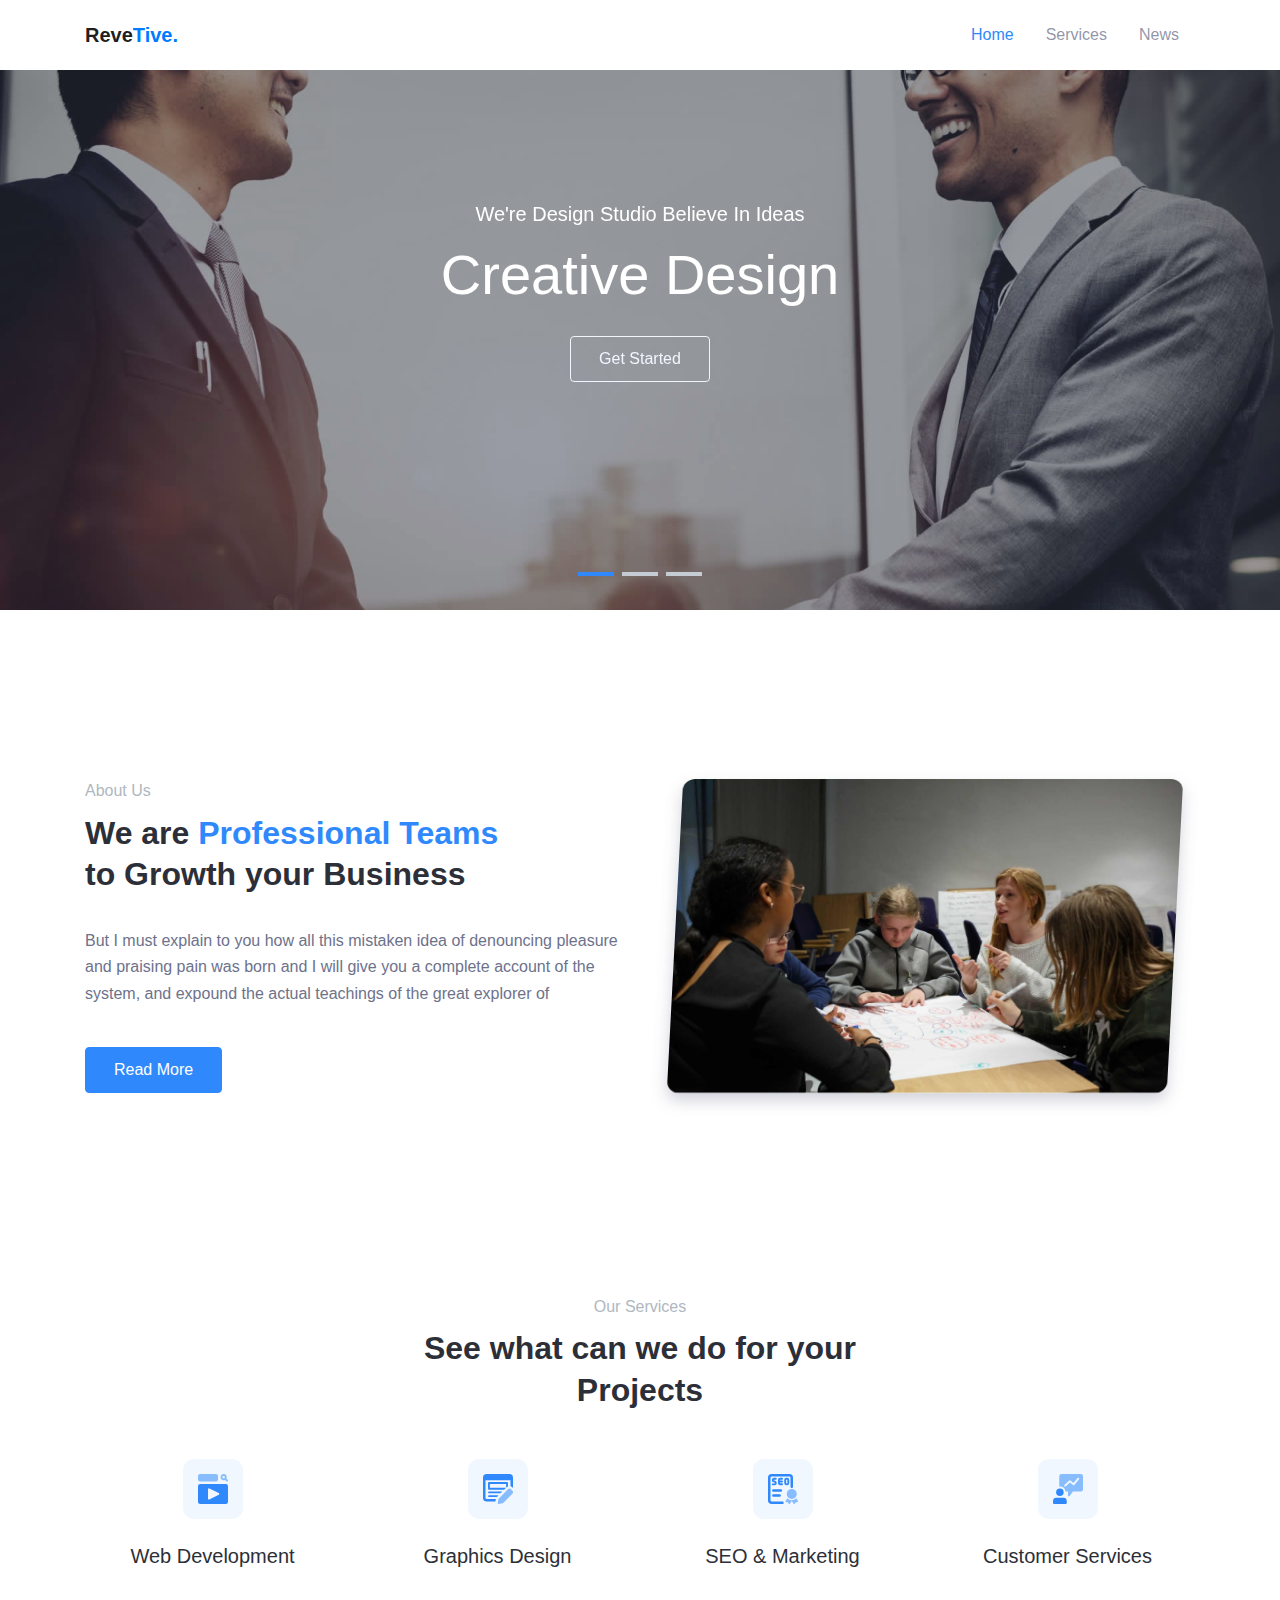
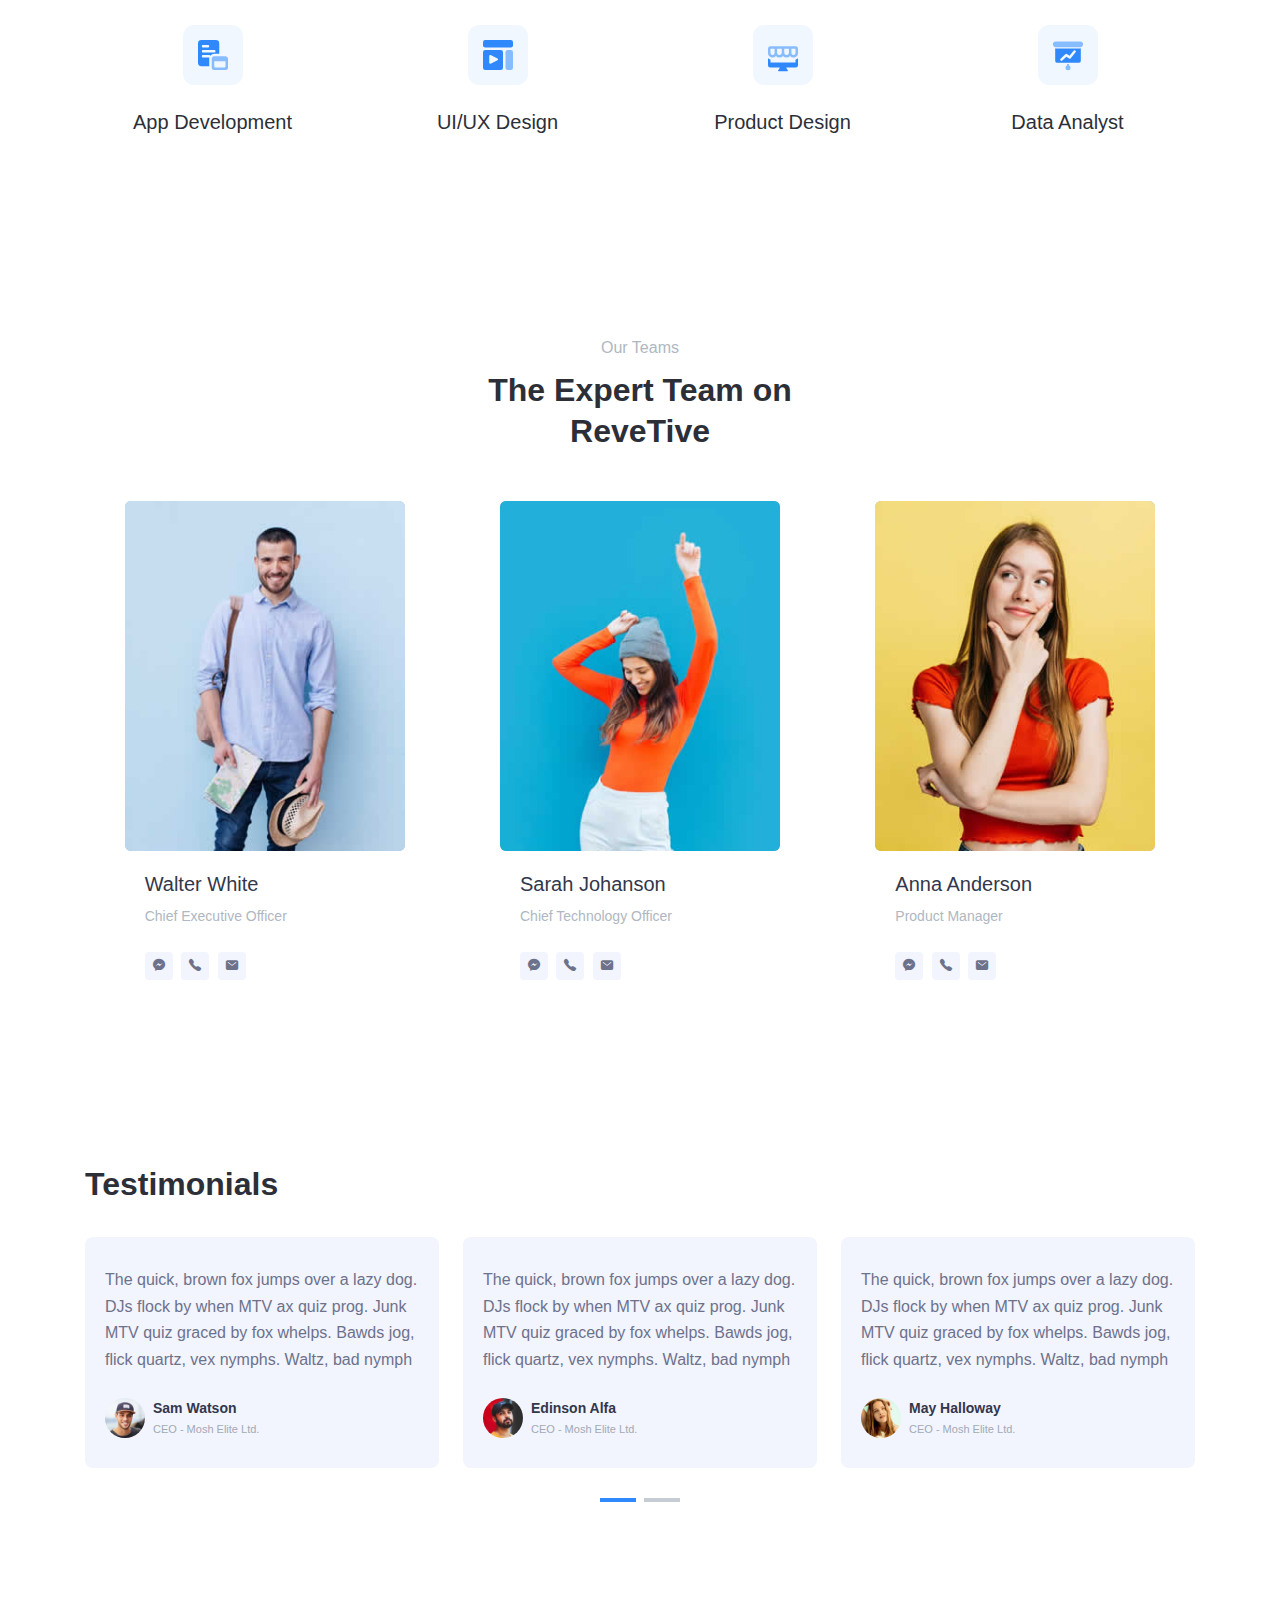
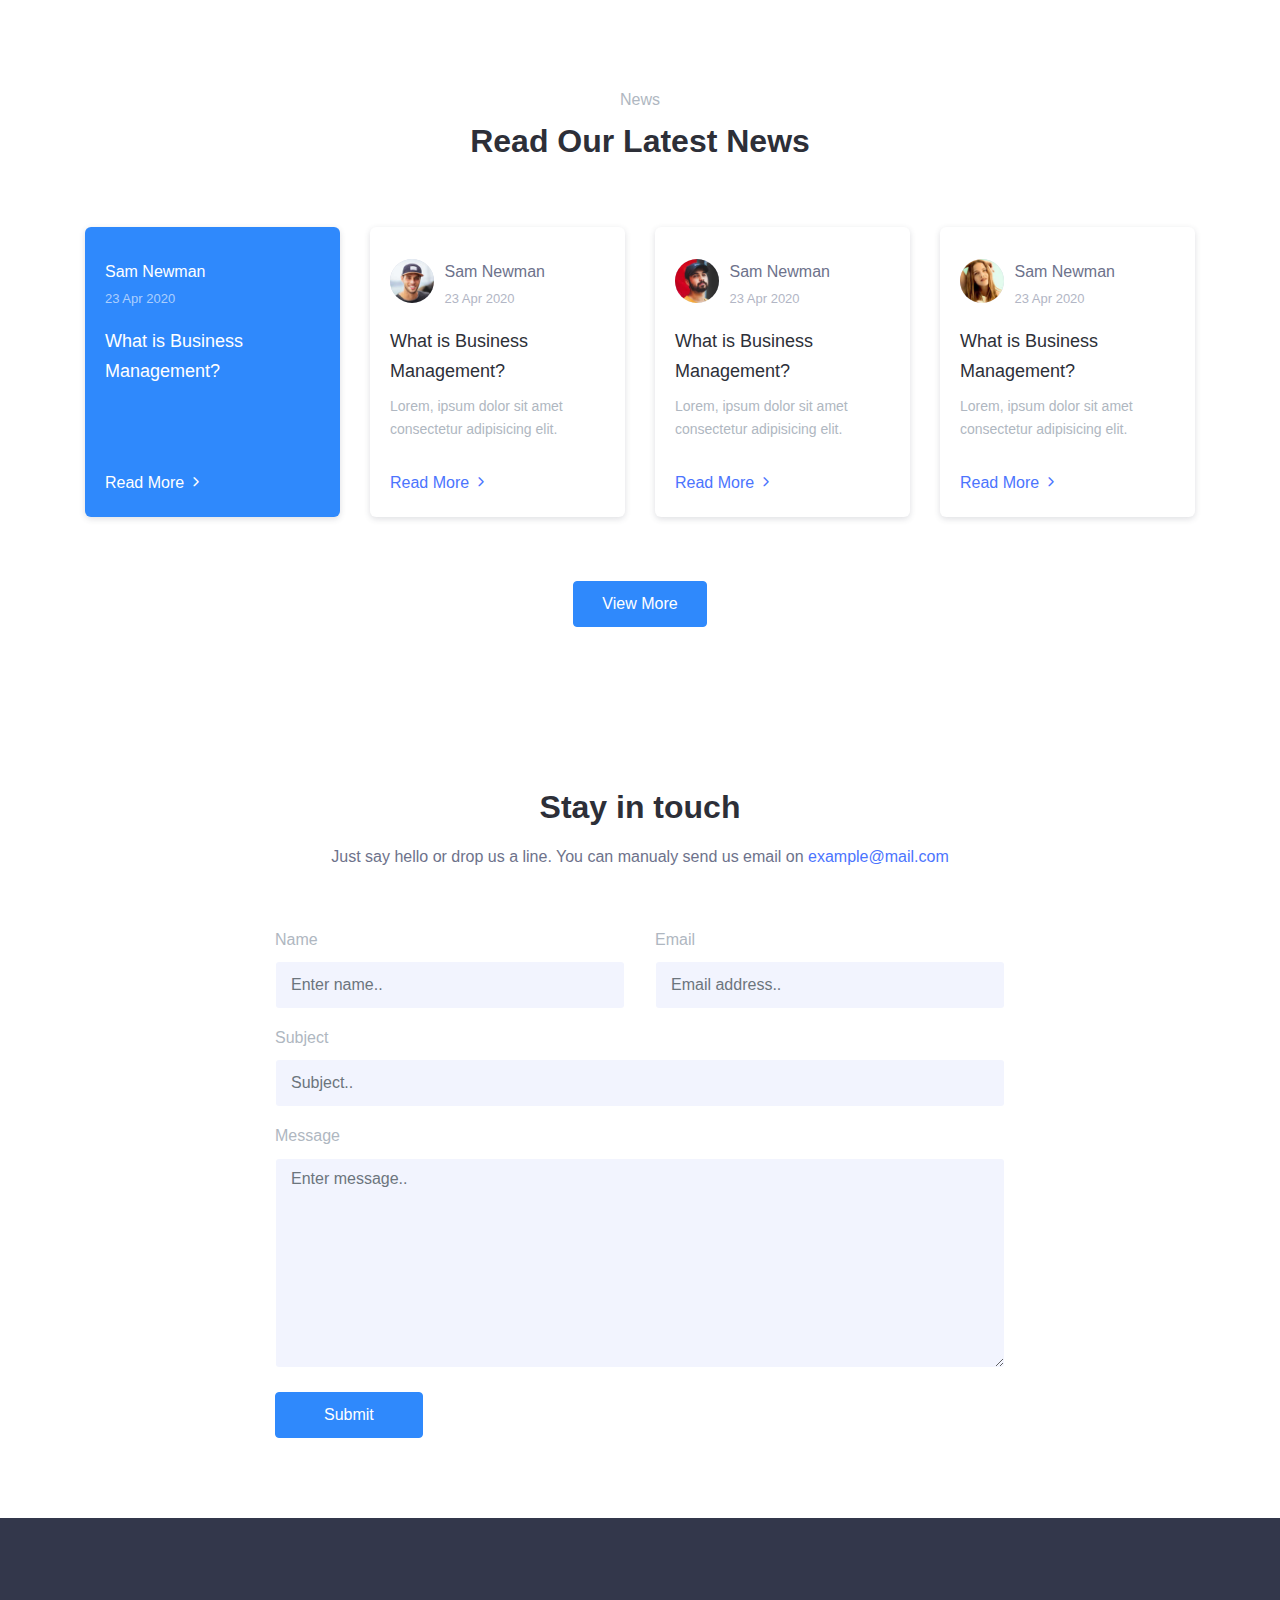
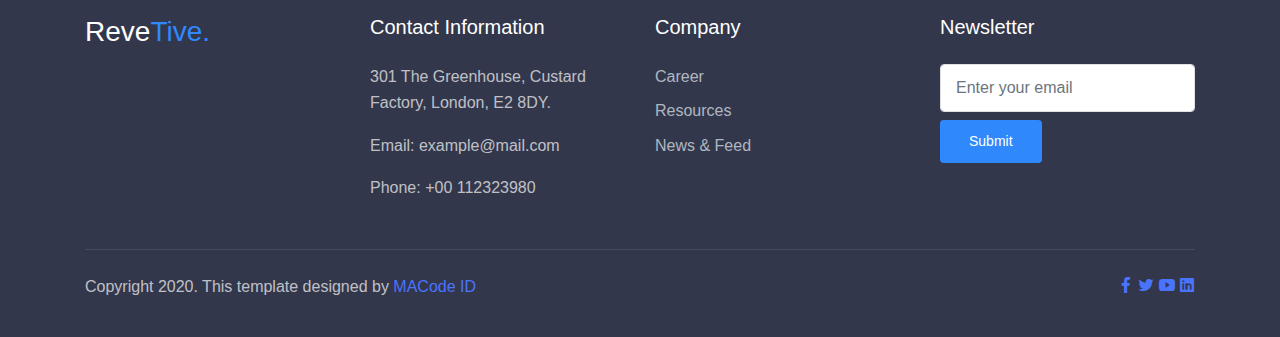
<file: revetive/html/index.html>
<!DOCTYPE html>
<html lang="en">
<head>
  <meta charset="UTF-8">
  <meta name="viewport" content="width=device-width, initial-scale=1.0">

  <meta http-equiv="X-UA-Compatible" content="IE=edge">

  <meta name="copyright" content="MACode ID, https://macodeid.com/">

  <title>Revetive - Free Business Corporate Template By MACode ID</title>

  <link rel="stylesheet" href="../assets/css/bootstrap.css">
  
  <link rel="stylesheet" href="../assets/css/maicons.css">

  <link rel="stylesheet" href="../assets/vendor/animate/animate.css">

  <link rel="stylesheet" href="../assets/vendor/owl-carousel/css/owl.carousel.css">

  <link rel="stylesheet" href="../assets/vendor/fancybox/css/jquery.fancybox.css">

  <link rel="stylesheet" href="../assets/css/theme.css">

</head>
<body>

  <!-- Back to top button -->
  <div class="back-to-top"></div>

  <header>


    <nav class="navbar navbar-expand-lg navbar-light">
      <div class="container">
        <a href="index.html" class="navbar-brand">Reve<span class="text-primary">Tive.</span></a>

        <button class="navbar-toggler" data-toggle="collapse" data-target="#navbarContent" aria-controls="navbarContent" aria-expanded="false" aria-label="Toggle navigation">
          <span class="navbar-toggler-icon"></span>
        </button>

        <div class="navbar-collapse collapse" id="navbarContent">
          <ul class="navbar-nav ml-auto pt-3 pt-lg-0">
            <li class="nav-item active">
              <a href="index.html" class="nav-link">Home</a>
            </li>
            <li class="nav-item">
              <a href="services.html" class="nav-link">Services</a>
            </li>
            <li class="nav-item">
              <a href="blog.html" class="nav-link">News</a>
            </li>   
          </ul>
        </div>
      </div> <!-- .container -->
    </nav> <!-- .navbar -->

    <div class="page-banner home-banner mb-5">
      <div class="slider-wrapper">
        <div class="owl-carousel hero-carousel">
          <div class="hero-carousel-item">
            <img src="../assets/img/bg_image_1.jpg" alt="">
            <div class="img-caption">
              <div class="subhead">We're design studio believe in ideas</div>
              <h1 class="mb-4">Creative Design</h1>
              <a href="#services" class="btn btn-outline-light">Get Started</a>
            </div>
          </div>
          <div class="hero-carousel-item">
            <img src="../assets/img/bg_image_2.jpg" alt="">
            <div class="img-caption">
              <h1 class="mb-4">We combine Design, Thinking, and Technical</h1>
              <a href="#services" class="btn btn-outline-light">Get Started</a>
              <a href="#services" class="btn btn-primary">See Pricing</a>
            </div>
          </div>
          <div class="hero-carousel-item">
            <img src="../assets/img/bg_image_3.jpg" alt="">
            <div class="img-caption">
              <div class="subhead">Easy way to build perfect website</div>
              <h1 class="mb-4">Beautify handcrafted templates for your website</h1>
              <a href="#services" class="btn btn-primary">Read More</a>
            </div>
          </div>
        </div>
      </div> <!-- .slider-wrapper -->
    </div> <!-- .page-banner -->
  </header>

  <main>
    <div class="page-section">
      <div class="container">
        <div class="row align-items-center">
          <div class="col-lg-6 py-3">
            <div class="subhead">About Us</div>
            <h2 class="title-section">We are <span class="fg-primary">Professional Teams</span> to Growth your Business</h2>

            <p>But I must explain to you how all this mistaken idea of denouncing pleasure and praising pain was born and I will give you a complete account of the system, and expound the actual teachings of the great explorer of</p>

            <a href="about.html" class="btn btn-primary mt-4">Read More</a>
          </div>
          <div class="col-lg-6 py-3">
            <div class="about-img">
              <img src="../assets/img/about.jpg" alt="">
            </div>
          </div>
        </div>
      </div>
    </div> <!-- .page-section -->

    <div class="page-section">
      <div class="container">
        <div class="text-center">
          <div class="subhead">Our Services</div>
          <h2 class="title-section">See what can we do for your Projects</h2>
        </div>

        <div class="row justify-content-center">
          <div class="col-md-6 col-lg-4 col-xl-3 py-3 mb-3">
            <div class="text-center">
              <div class="img-fluid mb-4">
                <img src="../assets/img/icons/web_development.svg" alt="">
              </div>
              <h5>Web Development</h5>
            </div>
          </div>
          <div class="col-md-6 col-lg-4 col-xl-3 py-3 mb-3">
            <div class="text-center">
              <div class="img-fluid mb-4">
                <img src="../assets/img/icons/graphics_design.svg" alt="">
              </div>
              <h5>Graphics Design</h5>
            </div>
          </div>

          <div class="col-md-6 col-lg-4 col-xl-3 py-3 mb-3">
            <div class="text-center">
              <div class="img-fluid mb-4">
                <img src="../assets/img/icons/seo_and_marketing.svg" alt="">
              </div>
              <h5>SEO & Marketing</h5>
            </div>
          </div>

          <div class="col-md-6 col-lg-4 col-xl-3 py-3 mb-3">
            <div class="text-center">
              <div class="img-fluid mb-4">
                <img src="../assets/img/icons/customer_services.svg" alt="">
              </div>
              <h5>Customer Services</h5>
            </div>
          </div>

          <div class="col-md-6 col-lg-4 col-xl-3 py-3 mb-3">
            <div class="text-center">
              <div class="img-fluid mb-4">
                <img src="../assets/img/icons/app_development.svg" alt="">
              </div>
              <h5>App Development</h5>
            </div>
          </div>

          <div class="col-md-6 col-lg-4 col-xl-3 py-3 mb-3">
            <div class="text-center">
              <div class="img-fluid mb-4">
                <img src="../assets/img/icons/ui_ux_design.svg" alt="">
              </div>
              <h5>UI/UX Design</h5>
            </div>
          </div>

          <div class="col-md-6 col-lg-4 col-xl-3 py-3 mb-3">
            <div class="text-center">
              <div class="img-fluid mb-4">
                <img src="../assets/img/icons/product_design.svg" alt="">
              </div>
              <h5>Product Design</h5>
            </div>
          </div>

          <div class="col-md-6 col-lg-4 col-xl-3 py-3 mb-3">
            <div class="text-center">
              <div class="img-fluid mb-4">
                <img src="../assets/img/icons/data_analyst.svg" alt="">
              </div>
              <h5>Data Analyst</h5>
            </div>
          </div>

        </div>
      </div> <!-- .container -->
    </div> <!-- .page-section -->

    <div class="page-section">
      <div class="container">
        <div class="text-center">
          <div class="subhead">Our Teams</div>
          <h2 class="title-section">The Expert Team on ReveTive</h2>
        </div>

        <div class="owl-carousel team-carousel mt-5">
          <div class="team-wrap">
            <div class="team-profile">
              <img src="../assets/img/teams/team_1.jpg" alt="">
            </div>
            <div class="team-content">
              <h5>Walter White</h5>
              <div class="text-sm fg-grey">Chief Executive Officer</div>

              <div class="social-button">
                <a href="#"><span class="mai-logo-facebook-messenger"></span></a>
                <a href="#"><span class="mai-call"></span></a>
                <a href="#"><span class="mai-mail"></span></a>
              </div>
            </div>
          </div>

          <div class="team-wrap">
            <div class="team-profile">
              <img src="../assets/img/teams/team_2.jpg" alt="">
            </div>
            <div class="team-content">
              <h5>Sarah Johanson</h5>
              <div class="text-sm fg-grey">Chief Technology Officer</div>

              <div class="social-button">
                <a href="#"><span class="mai-logo-facebook-messenger"></span></a>
                <a href="#"><span class="mai-call"></span></a>
                <a href="#"><span class="mai-mail"></span></a>
              </div>
            </div>
          </div>

          <div class="team-wrap">
            <div class="team-profile">
              <img src="../assets/img/teams/team_3.jpg" alt="">
            </div>
            <div class="team-content">
              <h5>Anna Anderson</h5>
              <div class="text-sm fg-grey">Product Manager</div>

              <div class="social-button">
                <a href="#"><span class="mai-logo-facebook-messenger"></span></a>
                <a href="#"><span class="mai-call"></span></a>
                <a href="#"><span class="mai-mail"></span></a>
              </div>
            </div>
          </div>

        </div>
      </div> <!-- .container -->
    </div> <!-- .page-section -->


    <!-- Testimonials -->
    <div class="page-section">
      <div class="container">
        <div class="testimonials">
          <h2 class="title-section">Testimonials</h2>
        </div>
        <div class="owl-carousel testimonial-carousel">
          <div class="card-testimonial">
            <div class="content">
              The quick, brown fox jumps over a lazy dog. DJs flock by when MTV ax quiz prog. Junk MTV quiz graced by fox whelps. Bawds jog, flick quartz, vex nymphs. Waltz, bad nymph
            </div>
            <div class="author">
              <div class="avatar">
                <img src="../assets/img/person/person_1.jpg" alt="">
              </div>
              <div class="d-inline-block ml-2">
                <div class="author-name">Sam Watson</div>
                <div class="author-info">CEO - Mosh Elite Ltd.</div>
              </div>
            </div>
          </div>

          <div class="card-testimonial">
            <div class="content">
              The quick, brown fox jumps over a lazy dog. DJs flock by when MTV ax quiz prog. Junk MTV quiz graced by fox whelps. Bawds jog, flick quartz, vex nymphs. Waltz, bad nymph
            </div>
            <div class="author">
              <div class="avatar">
                <img src="../assets/img/person/person_2.jpg" alt="">
              </div>
              <div class="d-inline-block ml-2">
                <div class="author-name">Edinson Alfa</div>
                <div class="author-info">CEO - Mosh Elite Ltd.</div>
              </div>
            </div>
          </div>

          <div class="card-testimonial">
            <div class="content">
              The quick, brown fox jumps over a lazy dog. DJs flock by when MTV ax quiz prog. Junk MTV quiz graced by fox whelps. Bawds jog, flick quartz, vex nymphs. Waltz, bad nymph
            </div>
            <div class="author">
              <div class="avatar">
                <img src="../assets/img/person/person_3.jpg" alt="">
              </div>
              <div class="d-inline-block ml-2">
                <div class="author-name">May Halloway</div>
                <div class="author-info">CEO - Mosh Elite Ltd.</div>
              </div>
            </div>
          </div>

          <div class="card-testimonial">
            <div class="content">
              The quick, brown fox jumps over a lazy dog. DJs flock by when MTV ax quiz prog. Junk MTV quiz graced by fox whelps. Bawds jog, flick quartz, vex nymphs. Waltz, bad nymph
            </div>
            <div class="author">
              <div class="avatar">
                <img src="../assets/img/person/person_1.jpg" alt="">
              </div>
              <div class="d-inline-block ml-2">
                <div class="author-name">Sam Watson</div>
                <div class="author-info">CEO - Mosh Elite Ltd.</div>
              </div>
            </div>
          </div>

          <div class="card-testimonial">
            <div class="content">
              The quick, brown fox jumps over a lazy dog. DJs flock by when MTV ax quiz prog. Junk MTV quiz graced by fox whelps. Bawds jog, flick quartz, vex nymphs. Waltz, bad nymph
            </div>
            <div class="author">
              <div class="avatar">
                <img src="../assets/img/person/person_2.jpg" alt="">
              </div>
              <div class="d-inline-block ml-2">
                <div class="author-name">Edinson Alfa</div>
                <div class="author-info">CEO - Mosh Elite Ltd.</div>
              </div>
            </div>
          </div>

          <div class="card-testimonial">
            <div class="content">
              The quick, brown fox jumps over a lazy dog. DJs flock by when MTV ax quiz prog. Junk MTV quiz graced by fox whelps. Bawds jog, flick quartz, vex nymphs. Waltz, bad nymph
            </div>
            <div class="author">
              <div class="avatar">
                <img src="../assets/img/person/person_3.jpg" alt="">
              </div>
              <div class="d-inline-block ml-2">
                <div class="author-name">May Halloway</div>
                <div class="author-info">CEO - Mosh Elite Ltd.</div>
              </div>
            </div>
          </div>

        </div> <!-- .row -->
      </div> <!-- .container -->
    </div> <!-- .page-section -->

    <div class="page-section">
      <div class="container">
        <div class="text-center">
          <div class="subhead">News</div>
          <h2 class="title-section">Read Our Latest News</h2>
        </div>

        <div class="row my-5 card-blog-row">
          <div class="col-lg-3 py-3">
            <div class="card-blog">
              <div class="header">
                <div class="entry-footer">
                  <div class="post-author">Sam Newman</div>
                  <a href="#" class="post-date">23 Apr 2020</a>
                </div>
              </div>
              <div class="body">
                <div class="post-title"><a href="blog-single.html">What is Business Management?</a></div>
              </div>
              <div class="footer">
                <a href="blog-single.html">Read More <span class="mai-chevron-forward text-sm"></span></a>
              </div>
            </div>
          </div>
          <div class="col-lg-3 py-3">
            <div class="card-blog">
              <div class="header">
                <div class="avatar">
                  <img src="../assets/img/person/person_1.jpg" alt="">
                </div>
                <div class="entry-footer">
                  <div class="post-author">Sam Newman</div>
                  <a href="#" class="post-date">23 Apr 2020</a>
                </div>
              </div>
              <div class="body">
                <div class="post-title"><a href="blog-single.html">What is Business Management?</a></div>
                <div class="post-excerpt">Lorem, ipsum dolor sit amet consectetur adipisicing elit.</div>
              </div>
              <div class="footer">
                <a href="blog-single.html">Read More <span class="mai-chevron-forward text-sm"></span></a>
              </div>
            </div>
          </div>
          <div class="col-lg-3 py-3">
            <div class="card-blog">
              <div class="header">
                <div class="avatar">
                  <img src="../assets/img/person/person_2.jpg" alt="">
                </div>
                <div class="entry-footer">
                  <div class="post-author">Sam Newman</div>
                  <a href="#" class="post-date">23 Apr 2020</a>
                </div>
              </div>
              <div class="body">
                <div class="post-title"><a href="blog-single.html">What is Business Management?</a></div>
                <div class="post-excerpt">Lorem, ipsum dolor sit amet consectetur adipisicing elit.</div>
              </div>
              <div class="footer">
                <a href="blog-single.html">Read More <span class="mai-chevron-forward text-sm"></span></a>
              </div>
            </div>
          </div>
          <div class="col-lg-3 py-3">
            <div class="card-blog">
              <div class="header">
                <div class="avatar">
                  <img src="../assets/img/person/person_3.jpg" alt="">
                </div>
                <div class="entry-footer">
                  <div class="post-author">Sam Newman</div>
                  <a href="#" class="post-date">23 Apr 2020</a>
                </div>
              </div>
              <div class="body">
                <div class="post-title"><a href="blog-single.html">What is Business Management?</a></div>
                <div class="post-excerpt">Lorem, ipsum dolor sit amet consectetur adipisicing elit.</div>
              </div>
              <div class="footer">
                <a href="blog-single.html">Read More <span class="mai-chevron-forward text-sm"></span></a>
              </div>
            </div>
          </div>
        </div>

        <div class="text-center">
          <a href="blog.html" class="btn btn-primary">View More</a>
        </div>

      </div> <!-- .container -->
    </div> <!-- .page-section -->

    <div class="page-section">
      <div class="container">
        <div class="text-center">
          <h2 class="title-section mb-3">Stay in touch</h2>
          <p>Just say hello or drop us a line. You can manualy send us email on <a href="mailto:example@mail.com">example@mail.com</a></p>
        </div>
        <div class="row justify-content-center mt-5">
          <div class="col-lg-8">
            <form action="#" class="form-contact">
              <div class="row">
                <div class="col-sm-6 py-2">
                  <label for="name" class="fg-grey">Name</label>
                  <input type="text" class="form-control" id="name" placeholder="Enter name..">
                </div>
                <div class="col-sm-6 py-2">
                  <label for="email" class="fg-grey">Email</label>
                  <input type="text" class="form-control" id="email" placeholder="Email address..">
                </div>
                <div class="col-12 py-2">
                  <label for="subject" class="fg-grey">Subject</label>
                  <input type="text" class="form-control" id="subject" placeholder="Subject..">
                </div>
                <div class="col-12 py-2">
                  <label for="message" class="fg-grey">Message</label>
                  <textarea id="message" rows="8" class="form-control" placeholder="Enter message.."></textarea>
                </div>
                <div class="col-12 mt-3">
                  <button type="submit" class="btn btn-primary px-5">Submit</button>
                </div>
              </div>
            </form>
          </div>
        </div>
      </div> <!-- .container -->
    </div> <!-- .page-section -->

 

  </main>

  <footer class="page-footer">
    <div class="container">
      <div class="row">
        <div class="col-lg-3 py-3">
          <h3>Reve<span class="fg-primary">Tive.</span></h3>
        </div>
        <div class="col-lg-3 py-3">
          <h5>Contact Information</h5>
          <p>301 The Greenhouse, Custard Factory, London, E2 8DY.</p>
          <p>Email: example@mail.com</p>
          <p>Phone: +00 112323980</p>
        </div>
        <div class="col-lg-3 py-3">
          <h5>Company</h5>
          <ul class="footer-menu">
            <li><a href="#">Career</a></li>
            <li><a href="#">Resources</a></li>
            <li><a href="#">News & Feed</a></li>
          </ul>
        </div>
        <div class="col-lg-3 py-3">
          <h5>Newsletter</h5>
          <form action="#">
            <input type="text" class="form-control" placeholder="Enter your email">
            <button type="submit" class="btn btn-primary btn-sm mt-2">Submit</button>
          </form>
        </div>
      </div>

      <hr>

      <div class="row mt-4">
        <div class="col-md-6">
          <p>Copyright 2020. This template designed by <a href="https://macodeid.com">MACode ID</a></p>
        </div>
        <div class="col-md-6 text-right">
          <div class="sosmed-button">
            <a href="#"><span class="mai-logo-facebook-f"></span></a>
            <a href="#"><span class="mai-logo-twitter"></span></a>
            <a href="#"><span class="mai-logo-youtube"></span></a>
            <a href="#"><span class="mai-logo-linkedin"></span></a>
          </div>
        </div>
      </div>
    </div>
  </footer>

  
<script src="../assets/js/jquery-3.5.1.min.js"></script>

<script src="../assets/js/bootstrap.bundle.min.js"></script>

<script src="../assets/vendor/owl-carousel/js/owl.carousel.min.js"></script>

<script src="../assets/vendor/wow/wow.min.js"></script>

<script src="../assets/vendor/fancybox/js/jquery.fancybox.min.js"></script>

<script src="../assets/vendor/isotope/isotope.pkgd.min.js"></script>

<script src="../assets/js/google-maps.js"></script>

<script src="../assets/js/theme.js"></script>

<!-- <script async defer src="https://maps.googleapis.com/maps/api/js?key=AIzaSyAIA_zqjFMsJM_sxP9-6Pde5vVCTyJmUHM&callback=initMap"></script> -->

</body>
</html>
</file>
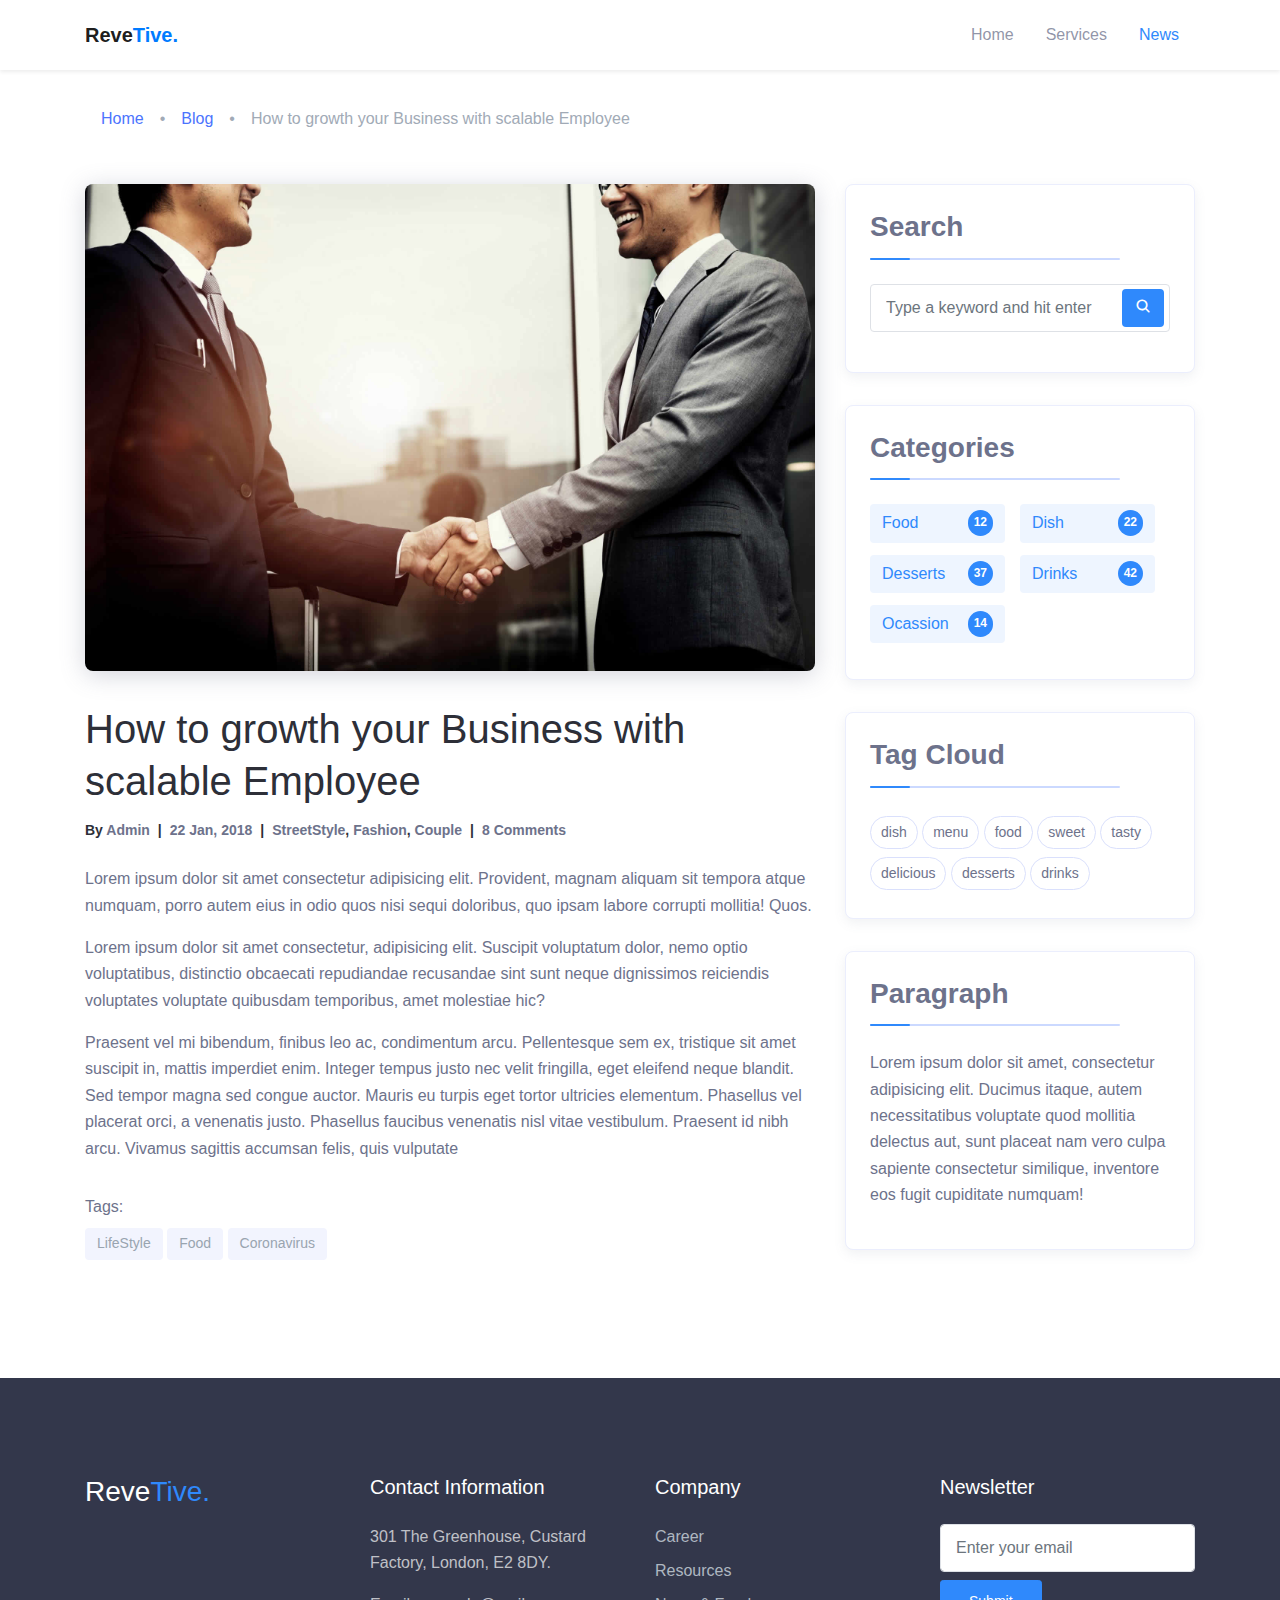
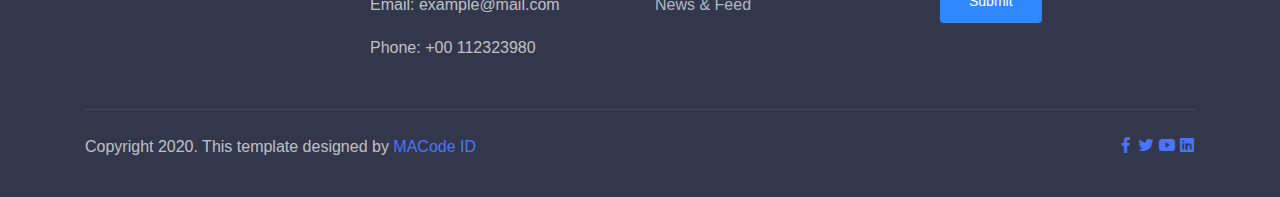
<file: revetive/html/blog-single.html>
<!DOCTYPE html>
<html lang="en">
<head>
  <meta charset="UTF-8">
  <meta name="viewport" content="width=device-width, initial-scale=1.0">

  <meta http-equiv="X-UA-Compatible" content="IE=edge">

  <meta name="copyright" content="MACode ID, https://macodeid.com/">

  <title>Revetive - Free Business Corporate Template By MACode ID</title>

  <link rel="stylesheet" href="../assets/css/bootstrap.css">
  
  <link rel="stylesheet" href="../assets/css/maicons.css">

  <link rel="stylesheet" href="../assets/vendor/animate/animate.css">

  <link rel="stylesheet" href="../assets/vendor/owl-carousel/css/owl.carousel.css">

  <link rel="stylesheet" href="../assets/vendor/fancybox/css/jquery.fancybox.css">

  <link rel="stylesheet" href="../assets/css/theme.css">

</head>
<body>

  <!-- Back to top button -->
  <div class="back-to-top"></div>

  <header>
    <nav class="navbar navbar-expand-lg navbar-light shadow-sm">
      <div class="container">
        <a href="index.html" class="navbar-brand">Reve<span class="text-primary">Tive.</span></a>

        <button class="navbar-toggler" data-toggle="collapse" data-target="#navbarContent" aria-controls="navbarContent" aria-expanded="false" aria-label="Toggle navigation">
          <span class="navbar-toggler-icon"></span>
        </button>

        <div class="navbar-collapse collapse" id="navbarContent">
          <ul class="navbar-nav ml-auto pt-3 pt-lg-0">
            <li class="nav-item">
              <a href="index.html" class="nav-link">Home</a>
            </li>
         
            <li class="nav-item">
              <a href="services.html" class="nav-link">Services</a>
            </li>
          
            <li class="nav-item active">
              <a href="blog.html" class="nav-link">News</a>
            </li>
         
          </ul>
        </div>
      </div> <!-- .container -->
    </nav> <!-- .navbar -->
  </header>

  <main>
    <div class="page-section pt-4">
      <div class="container">
        <nav aria-label="Breadcrumb">
          <ol class="breadcrumb bg-transparent mb-4">
            <li class="breadcrumb-item"><a href="index.html">Home</a></li>
            <li class="breadcrumb-item"><a href="blog.html">Blog</a></li>
            <li class="breadcrumb-item active" aria-current="page">How to growth your Business with scalable Employee</li>
          </ol>
        </nav>
        <div class="row">
          <div class="col-lg-8">
            <div class="blog-single-wrap">
              <div class="post-thumbnail">
                <img src="../assets/img/bg_image_1.jpg" alt="">
              </div>
              <h1 class="post-title">How to growth your Business with scalable Employee</h1>
              <div class="post-meta">
                <div class="post-author">
                  <span class="text-grey">By</span> <a href="#">Admin</a>  
                </div>
                <span class="gap">|</span>
                <div class="post-date">
                  <a href="#">22 Jan, 2018</a>
                </div>
                <span class="gap">|</span>
                <div>
                  <a href="#">StreetStyle</a>, <a href="#">Fashion</a>, <a href="#">Couple</a>  
                </div>
                <span class="gap">|</span>
                <div class="post-comment-count">
                  <a href="#">8 Comments</a>
                </div>
              </div>
              <div class="post-content">
                <p>Lorem ipsum dolor sit amet consectetur adipisicing elit. Provident, magnam aliquam sit tempora atque numquam, porro autem eius in odio quos nisi sequi doloribus, quo ipsam labore corrupti mollitia! Quos.</p>
                <p>Lorem ipsum dolor sit amet consectetur, adipisicing elit. Suscipit voluptatum dolor, nemo optio voluptatibus, distinctio obcaecati repudiandae recusandae sint sunt neque dignissimos reiciendis voluptates voluptate quibusdam temporibus, amet molestiae hic?</p>
                <p>Praesent vel mi bibendum, finibus leo ac, condimentum arcu. Pellentesque sem ex, tristique sit amet suscipit in, mattis imperdiet enim. Integer tempus justo nec velit fringilla, eget eleifend neque blandit. Sed tempor magna sed congue auctor. Mauris eu turpis eget tortor ultricies elementum. Phasellus vel placerat orci, a venenatis justo. Phasellus faucibus venenatis nisl vitae vestibulum. Praesent id nibh arcu. Vivamus sagittis accumsan felis, quis vulputate</p>
                <div class="post-tags">
                  <p class="mb-2">Tags:</p>
                  <a href="#" class="tag-link">LifeStyle</a>
                  <a href="#" class="tag-link">Food</a>
                  <a href="#" class="tag-link">Coronavirus</a>
                </div>
              </div>
            </div> <!-- .blog-single-wrap -->

       
          </div>
          
          <div class="col-lg-4">
            <div class="widget">
              <div class="widget-box">
                <h3 class="widget-title">Search</h3>
                <div class="divider"></div>
                <form action="#" class="search-form">
                  <div class="form-group">
                    <input type="text" class="form-control" placeholder="Type a keyword and hit enter">
                    <button type="submit" class="btn"><span class="icon mai-search"></span></button>
                  </div>
                </form>
              </div>
              <div class="widget-box">
                <h3 class="widget-title">Categories</h3>
                <div class="divider"></div>
                <ul class="categories">
                  <li><a href="#">Food <span>12</span></a></li>
                  <li><a href="#">Dish <span>22</span></a></li>
                  <li><a href="#">Desserts <span>37</span></a></li>
                  <li><a href="#">Drinks <span>42</span></a></li>
                  <li><a href="#">Ocassion <span>14</span></a></li>
                </ul>
              </div>

              <div class="widget-box">
                <h3 class="widget-title">Tag Cloud</h3>
                <div class="divider"></div>
                <div class="tagcloud">
                  <a href="#" class="tag-cloud-link">dish</a>
                  <a href="#" class="tag-cloud-link">menu</a>
                  <a href="#" class="tag-cloud-link">food</a>
                  <a href="#" class="tag-cloud-link">sweet</a>
                  <a href="#" class="tag-cloud-link">tasty</a>
                  <a href="#" class="tag-cloud-link">delicious</a>
                  <a href="#" class="tag-cloud-link">desserts</a>
                  <a href="#" class="tag-cloud-link">drinks</a>
                </div>
              </div>
  
              <div class="widget-box">
                <h3 class="widget-title">Paragraph</h3>
                <div class="divider"></div>
                <p>Lorem ipsum dolor sit amet, consectetur adipisicing elit. Ducimus itaque, autem necessitatibus voluptate quod mollitia delectus aut, sunt placeat nam vero culpa sapiente consectetur similique, inventore eos fugit cupiditate numquam!</p>
              </div>
            </div>
          </div>
          
        </div>
      </div> <!-- .container -->
    </div> <!-- .page-section -->
  </main>


  <footer class="page-footer">
    <div class="container">
      <div class="row">
        <div class="col-lg-3 py-3">
          <h3>Reve<span class="fg-primary">Tive.</span></h3>
        </div>
        <div class="col-lg-3 py-3">
          <h5>Contact Information</h5>
          <p>301 The Greenhouse, Custard Factory, London, E2 8DY.</p>
          <p>Email: example@mail.com</p>
          <p>Phone: +00 112323980</p>
        </div>
        <div class="col-lg-3 py-3">
          <h5>Company</h5>
          <ul class="footer-menu">
            <li><a href="#">Career</a></li>
            <li><a href="#">Resources</a></li>
            <li><a href="#">News & Feed</a></li>
          </ul>
        </div>
        <div class="col-lg-3 py-3">
          <h5>Newsletter</h5>
          <form action="#">
            <input type="text" class="form-control" placeholder="Enter your email">
            <button type="submit" class="btn btn-primary btn-sm mt-2">Submit</button>
          </form>
        </div>
      </div>

      <hr>

      <div class="row mt-4">
        <div class="col-md-6">
          <p>Copyright 2020. This template designed by <a href="https://macodeid.com">MACode ID</a></p>
        </div>
        <div class="col-md-6 text-right">
          <div class="sosmed-button">
            <a href="#"><span class="mai-logo-facebook-f"></span></a>
            <a href="#"><span class="mai-logo-twitter"></span></a>
            <a href="#"><span class="mai-logo-youtube"></span></a>
            <a href="#"><span class="mai-logo-linkedin"></span></a>
          </div>
        </div>
      </div>
    </div>
  </footer>

  
<script src="../assets/js/jquery-3.5.1.min.js"></script>

<script src="../assets/js/bootstrap.bundle.min.js"></script>

<script src="../assets/vendor/owl-carousel/js/owl.carousel.min.js"></script>

<script src="../assets/vendor/wow/wow.min.js"></script>

<script src="../assets/vendor/fancybox/js/jquery.fancybox.min.js"></script>

<script src="../assets/vendor/isotope/isotope.pkgd.min.js"></script>

<script src="../assets/js/google-maps.js"></script>

<script src="../assets/js/theme.js"></script>

</body>
</html>
</file>
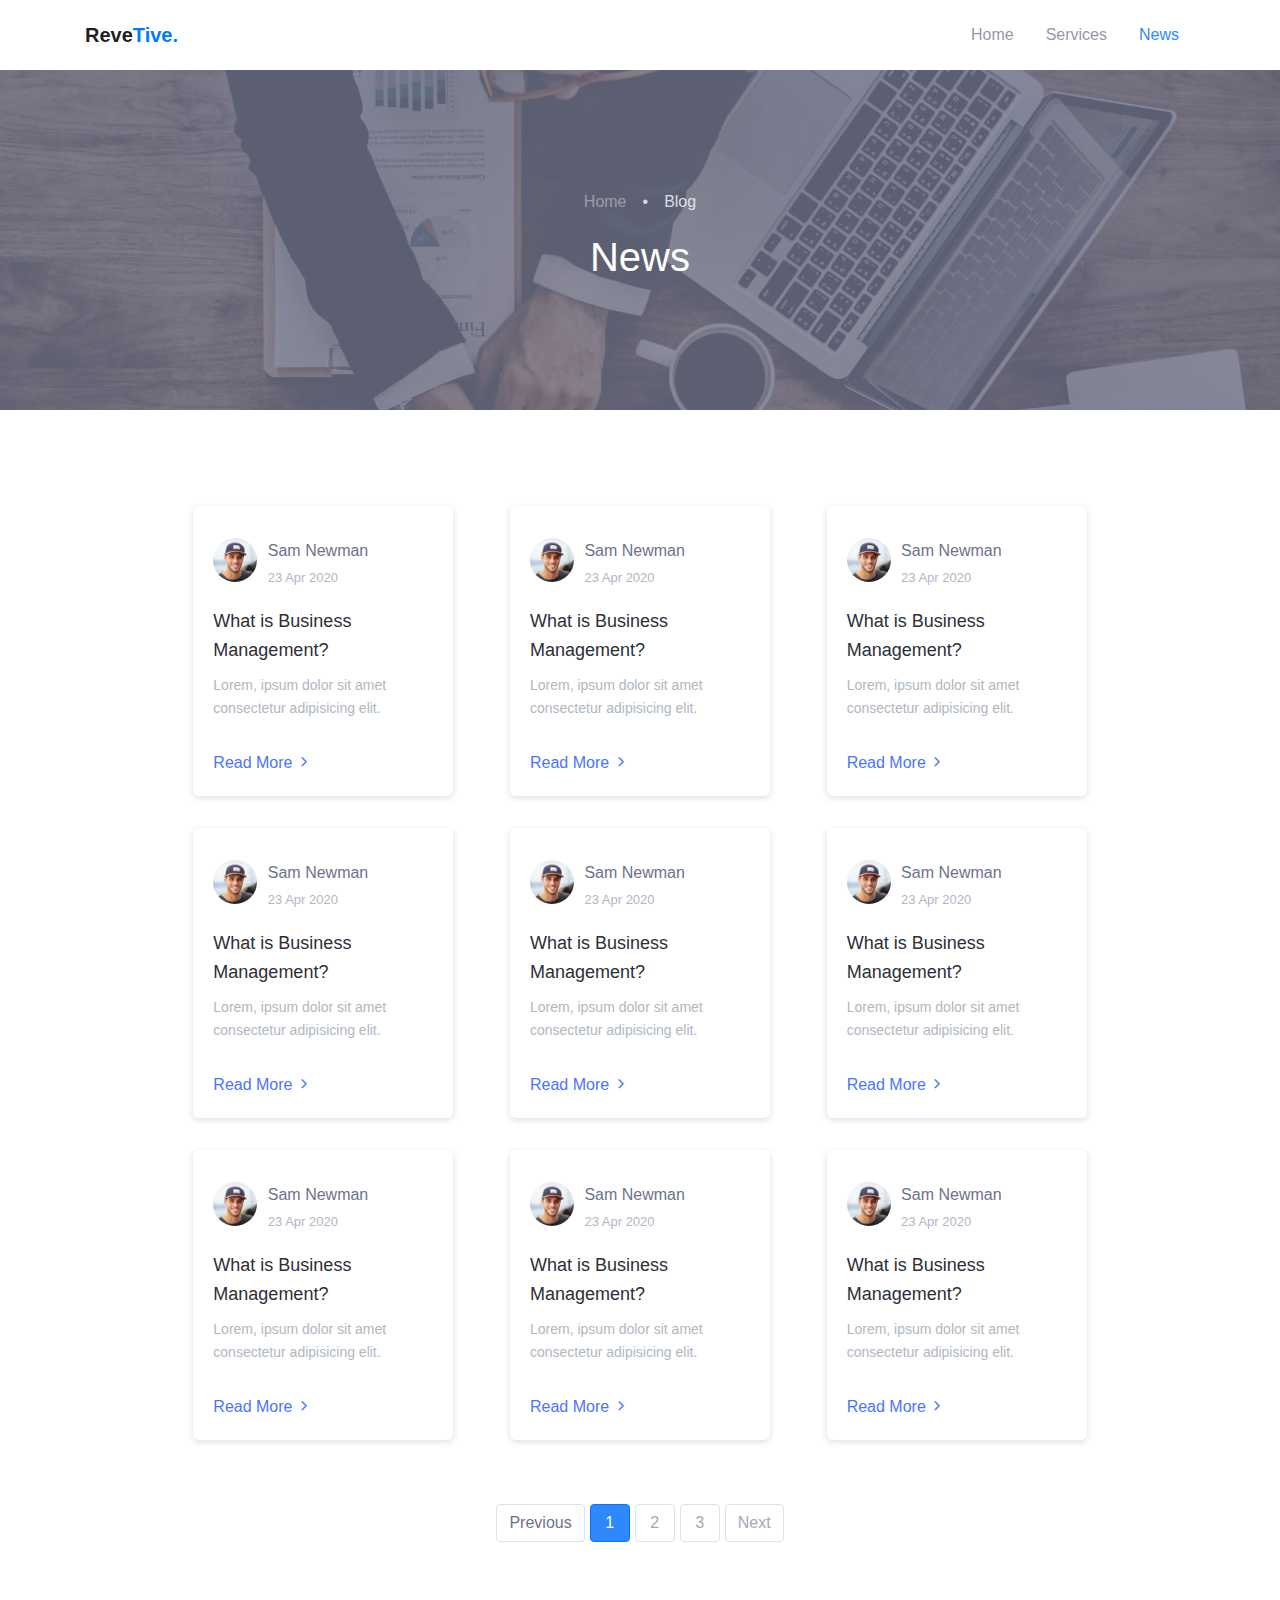
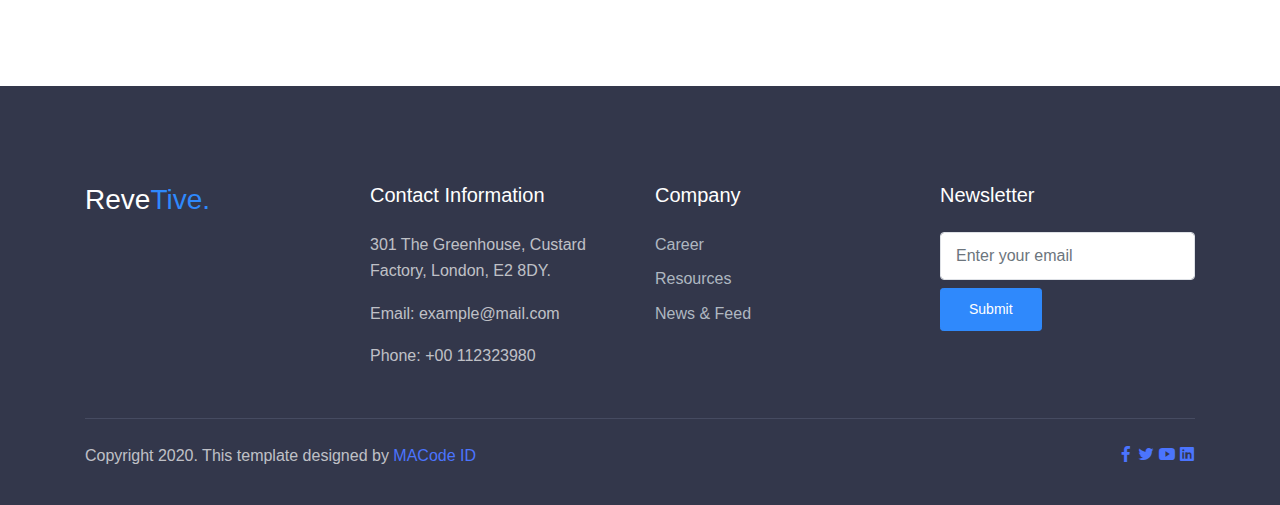
<file: revetive/html/blog.html>
<!DOCTYPE html>
<html lang="en">
<head>
  <meta charset="UTF-8">
  <meta name="viewport" content="width=device-width, initial-scale=1.0">

  <meta http-equiv="X-UA-Compatible" content="IE=edge">

  <meta name="copyright" content="MACode ID, https://macodeid.com/">

  <title>Revetive - Free Business Corporate Template By MACode ID</title>

  <link rel="stylesheet" href="../assets/css/bootstrap.css">
  
  <link rel="stylesheet" href="../assets/css/maicons.css">

  <link rel="stylesheet" href="../assets/vendor/animate/animate.css">

  <link rel="stylesheet" href="../assets/vendor/owl-carousel/css/owl.carousel.css">

  <link rel="stylesheet" href="../assets/vendor/fancybox/css/jquery.fancybox.css">

  <link rel="stylesheet" href="../assets/css/theme.css">

</head>
<body>

  <!-- Back to top button -->
  <div class="back-to-top"></div>

  <header>
    <nav class="navbar navbar-expand-lg navbar-light">
      <div class="container">
        <a href="index.html" class="navbar-brand">Reve<span class="text-primary">Tive.</span></a>

        <button class="navbar-toggler" data-toggle="collapse" data-target="#navbarContent" aria-controls="navbarContent" aria-expanded="false" aria-label="Toggle navigation">
          <span class="navbar-toggler-icon"></span>
        </button>

        <div class="navbar-collapse collapse" id="navbarContent">
          <ul class="navbar-nav ml-auto pt-3 pt-lg-0">
            <li class="nav-item">
              <a href="index.html" class="nav-link">Home</a>
            </li>
            <li class="nav-item">
              <a href="services.html" class="nav-link">Services</a>
            </li>
            <li class="nav-item active">
              <a href="blog.html" class="nav-link">News</a>
            </li>       
          </ul>
        </div>
      </div> <!-- .container -->
    </nav> <!-- .navbar -->

    <div class="page-banner bg-img bg-img-parallax overlay-dark" style="background-image: url(../assets/img/bg_image_3.jpg);">
      <div class="container h-100">
        <div class="row justify-content-center align-items-center h-100">
          <div class="col-lg-8">
            <nav aria-label="breadcrumb">
              <ol class="breadcrumb breadcrumb-dark bg-transparent justify-content-center py-0">
                <li class="breadcrumb-item"><a href="index.html">Home</a></li>
                <li class="breadcrumb-item active" aria-current="page">Blog</li>
              </ol>
            </nav>
            <h1 class="fg-white text-center">News</h1>
          </div>
        </div>
      </div>
    </div> <!-- .page-banner -->
  </header>

  <main>
    <div class="page-section">
      <div class="container">
        <div class="row justify-content-center">
          <div class="col-lg-10">
            <div class="row">
              <div class="col-md-6 col-lg-4 py-3">
                <div class="card-blog">
                  <div class="header">
                    <div class="avatar">
                      <img src="../assets/img/person/person_1.jpg" alt="">
                    </div>
                    <div class="entry-footer">
                      <div class="post-author">Sam Newman</div>
                      <a href="#" class="post-date">23 Apr 2020</a>
                    </div>
                  </div>
                  <div class="body">
                    <div class="post-title"><a href="blog-single.html">What is Business Management?</a></div>
                    <div class="post-excerpt">Lorem, ipsum dolor sit amet consectetur adipisicing elit.</div>
                  </div>
                  <div class="footer">
                    <a href="blog-single.html">Read More <span class="mai-chevron-forward text-sm"></span></a>
                  </div>
                </div>
              </div>

              <div class="col-md-6 col-lg-4 py-3">
                <div class="card-blog">
                  <div class="header">
                    <div class="avatar">
                      <img src="../assets/img/person/person_1.jpg" alt="">
                    </div>
                    <div class="entry-footer">
                      <div class="post-author">Sam Newman</div>
                      <a href="#" class="post-date">23 Apr 2020</a>
                    </div>
                  </div>
                  <div class="body">
                    <div class="post-title"><a href="blog-single.html">What is Business Management?</a></div>
                    <div class="post-excerpt">Lorem, ipsum dolor sit amet consectetur adipisicing elit.</div>
                  </div>
                  <div class="footer">
                    <a href="blog-single.html">Read More <span class="mai-chevron-forward text-sm"></span></a>
                  </div>
                </div>
              </div>

              <div class="col-md-6 col-lg-4 py-3">
                <div class="card-blog">
                  <div class="header">
                    <div class="avatar">
                      <img src="../assets/img/person/person_1.jpg" alt="">
                    </div>
                    <div class="entry-footer">
                      <div class="post-author">Sam Newman</div>
                      <a href="#" class="post-date">23 Apr 2020</a>
                    </div>
                  </div>
                  <div class="body">
                    <div class="post-title"><a href="blog-single.html">What is Business Management?</a></div>
                    <div class="post-excerpt">Lorem, ipsum dolor sit amet consectetur adipisicing elit.</div>
                  </div>
                  <div class="footer">
                    <a href="blog-single.html">Read More <span class="mai-chevron-forward text-sm"></span></a>
                  </div>
                </div>
              </div>

              <div class="col-md-6 col-lg-4 py-3">
                <div class="card-blog">
                  <div class="header">
                    <div class="avatar">
                      <img src="../assets/img/person/person_1.jpg" alt="">
                    </div>
                    <div class="entry-footer">
                      <div class="post-author">Sam Newman</div>
                      <a href="#" class="post-date">23 Apr 2020</a>
                    </div>
                  </div>
                  <div class="body">
                    <div class="post-title"><a href="blog-single.html">What is Business Management?</a></div>
                    <div class="post-excerpt">Lorem, ipsum dolor sit amet consectetur adipisicing elit.</div>
                  </div>
                  <div class="footer">
                    <a href="blog-single.html">Read More <span class="mai-chevron-forward text-sm"></span></a>
                  </div>
                </div>
              </div>

              <div class="col-md-6 col-lg-4 py-3">
                <div class="card-blog">
                  <div class="header">
                    <div class="avatar">
                      <img src="../assets/img/person/person_1.jpg" alt="">
                    </div>
                    <div class="entry-footer">
                      <div class="post-author">Sam Newman</div>
                      <a href="#" class="post-date">23 Apr 2020</a>
                    </div>
                  </div>
                  <div class="body">
                    <div class="post-title"><a href="blog-single.html">What is Business Management?</a></div>
                    <div class="post-excerpt">Lorem, ipsum dolor sit amet consectetur adipisicing elit.</div>
                  </div>
                  <div class="footer">
                    <a href="blog-single.html">Read More <span class="mai-chevron-forward text-sm"></span></a>
                  </div>
                </div>
              </div>

              <div class="col-md-6 col-lg-4 py-3">
                <div class="card-blog">
                  <div class="header">
                    <div class="avatar">
                      <img src="../assets/img/person/person_1.jpg" alt="">
                    </div>
                    <div class="entry-footer">
                      <div class="post-author">Sam Newman</div>
                      <a href="#" class="post-date">23 Apr 2020</a>
                    </div>
                  </div>
                  <div class="body">
                    <div class="post-title"><a href="blog-single.html">What is Business Management?</a></div>
                    <div class="post-excerpt">Lorem, ipsum dolor sit amet consectetur adipisicing elit.</div>
                  </div>
                  <div class="footer">
                    <a href="blog-single.html">Read More <span class="mai-chevron-forward text-sm"></span></a>
                  </div>
                </div>
              </div>

              <div class="col-md-6 col-lg-4 py-3">
                <div class="card-blog">
                  <div class="header">
                    <div class="avatar">
                      <img src="../assets/img/person/person_1.jpg" alt="">
                    </div>
                    <div class="entry-footer">
                      <div class="post-author">Sam Newman</div>
                      <a href="#" class="post-date">23 Apr 2020</a>
                    </div>
                  </div>
                  <div class="body">
                    <div class="post-title"><a href="blog-single.html">What is Business Management?</a></div>
                    <div class="post-excerpt">Lorem, ipsum dolor sit amet consectetur adipisicing elit.</div>
                  </div>
                  <div class="footer">
                    <a href="blog-single.html">Read More <span class="mai-chevron-forward text-sm"></span></a>
                  </div>
                </div>
              </div>

              <div class="col-md-6 col-lg-4 py-3">
                <div class="card-blog">
                  <div class="header">
                    <div class="avatar">
                      <img src="../assets/img/person/person_1.jpg" alt="">
                    </div>
                    <div class="entry-footer">
                      <div class="post-author">Sam Newman</div>
                      <a href="#" class="post-date">23 Apr 2020</a>
                    </div>
                  </div>
                  <div class="body">
                    <div class="post-title"><a href="blog-single.html">What is Business Management?</a></div>
                    <div class="post-excerpt">Lorem, ipsum dolor sit amet consectetur adipisicing elit.</div>
                  </div>
                  <div class="footer">
                    <a href="blog-single.html">Read More <span class="mai-chevron-forward text-sm"></span></a>
                  </div>
                </div>
              </div>

              <div class="col-md-6 col-lg-4 py-3">
                <div class="card-blog">
                  <div class="header">
                    <div class="avatar">
                      <img src="../assets/img/person/person_1.jpg" alt="">
                    </div>
                    <div class="entry-footer">
                      <div class="post-author">Sam Newman</div>
                      <a href="#" class="post-date">23 Apr 2020</a>
                    </div>
                  </div>
                  <div class="body">
                    <div class="post-title"><a href="blog-single.html">What is Business Management?</a></div>
                    <div class="post-excerpt">Lorem, ipsum dolor sit amet consectetur adipisicing elit.</div>
                  </div>
                  <div class="footer">
                    <a href="blog-single.html">Read More <span class="mai-chevron-forward text-sm"></span></a>
                  </div>
                </div>
              </div>

              <div class="col-12 my-5">
                <nav aria-label="Page Navigation">
                  <ul class="pagination justify-content-center">
                    <li class="page-item disabled">
                      <a class="page-link" href="#" tabindex="-1" aria-disabled="true">Previous</a>
                    </li>
                    <li class="page-item active" aria-current="page">
                      <a class="page-link" href="#">1 <span class="sr-only">(current)</span></a>
                    </li>
                    <li class="page-item">
                      <a class="page-link" href="#">2</a>
                    </li>
                    <li class="page-item"><a class="page-link" href="#">3</a></li>
                    <li class="page-item">
                      <a class="page-link" href="#">Next</a>
                    </li>
                  </ul>
                </nav>
              </div>
              
            </div>
          </div>
          
        </div>
      </div> <!-- .container -->
    </div> <!-- .page-section -->
  </main>


  <footer class="page-footer">
    <div class="container">
      <div class="row">
        <div class="col-lg-3 py-3">
          <h3>Reve<span class="fg-primary">Tive.</span></h3>
        </div>
        <div class="col-lg-3 py-3">
          <h5>Contact Information</h5>
          <p>301 The Greenhouse, Custard Factory, London, E2 8DY.</p>
          <p>Email: example@mail.com</p>
          <p>Phone: +00 112323980</p>
        </div>
        <div class="col-lg-3 py-3">
          <h5>Company</h5>
          <ul class="footer-menu">
            <li><a href="#">Career</a></li>
            <li><a href="#">Resources</a></li>
            <li><a href="#">News & Feed</a></li>
          </ul>
        </div>
        <div class="col-lg-3 py-3">
          <h5>Newsletter</h5>
          <form action="#">
            <input type="text" class="form-control" placeholder="Enter your email">
            <button type="submit" class="btn btn-primary btn-sm mt-2">Submit</button>
          </form>
        </div>
      </div>

      <hr>

      <div class="row mt-4">
        <div class="col-md-6">
          <p>Copyright 2020. This template designed by <a href="https://macodeid.com">MACode ID</a></p>
        </div>
        <div class="col-md-6 text-right">
          <div class="sosmed-button">
            <a href="#"><span class="mai-logo-facebook-f"></span></a>
            <a href="#"><span class="mai-logo-twitter"></span></a>
            <a href="#"><span class="mai-logo-youtube"></span></a>
            <a href="#"><span class="mai-logo-linkedin"></span></a>
          </div>
        </div>
      </div>
    </div>
  </footer>

  
<script src="../assets/js/jquery-3.5.1.min.js"></script>

<script src="../assets/js/bootstrap.bundle.min.js"></script>

<script src="../assets/vendor/owl-carousel/js/owl.carousel.min.js"></script>

<script src="../assets/vendor/wow/wow.min.js"></script>

<script src="../assets/vendor/fancybox/js/jquery.fancybox.min.js"></script>

<script src="../assets/vendor/isotope/isotope.pkgd.min.js"></script>

<script src="../assets/js/google-maps.js"></script>

<script src="../assets/js/theme.js"></script>

</body>
</html>
</file>
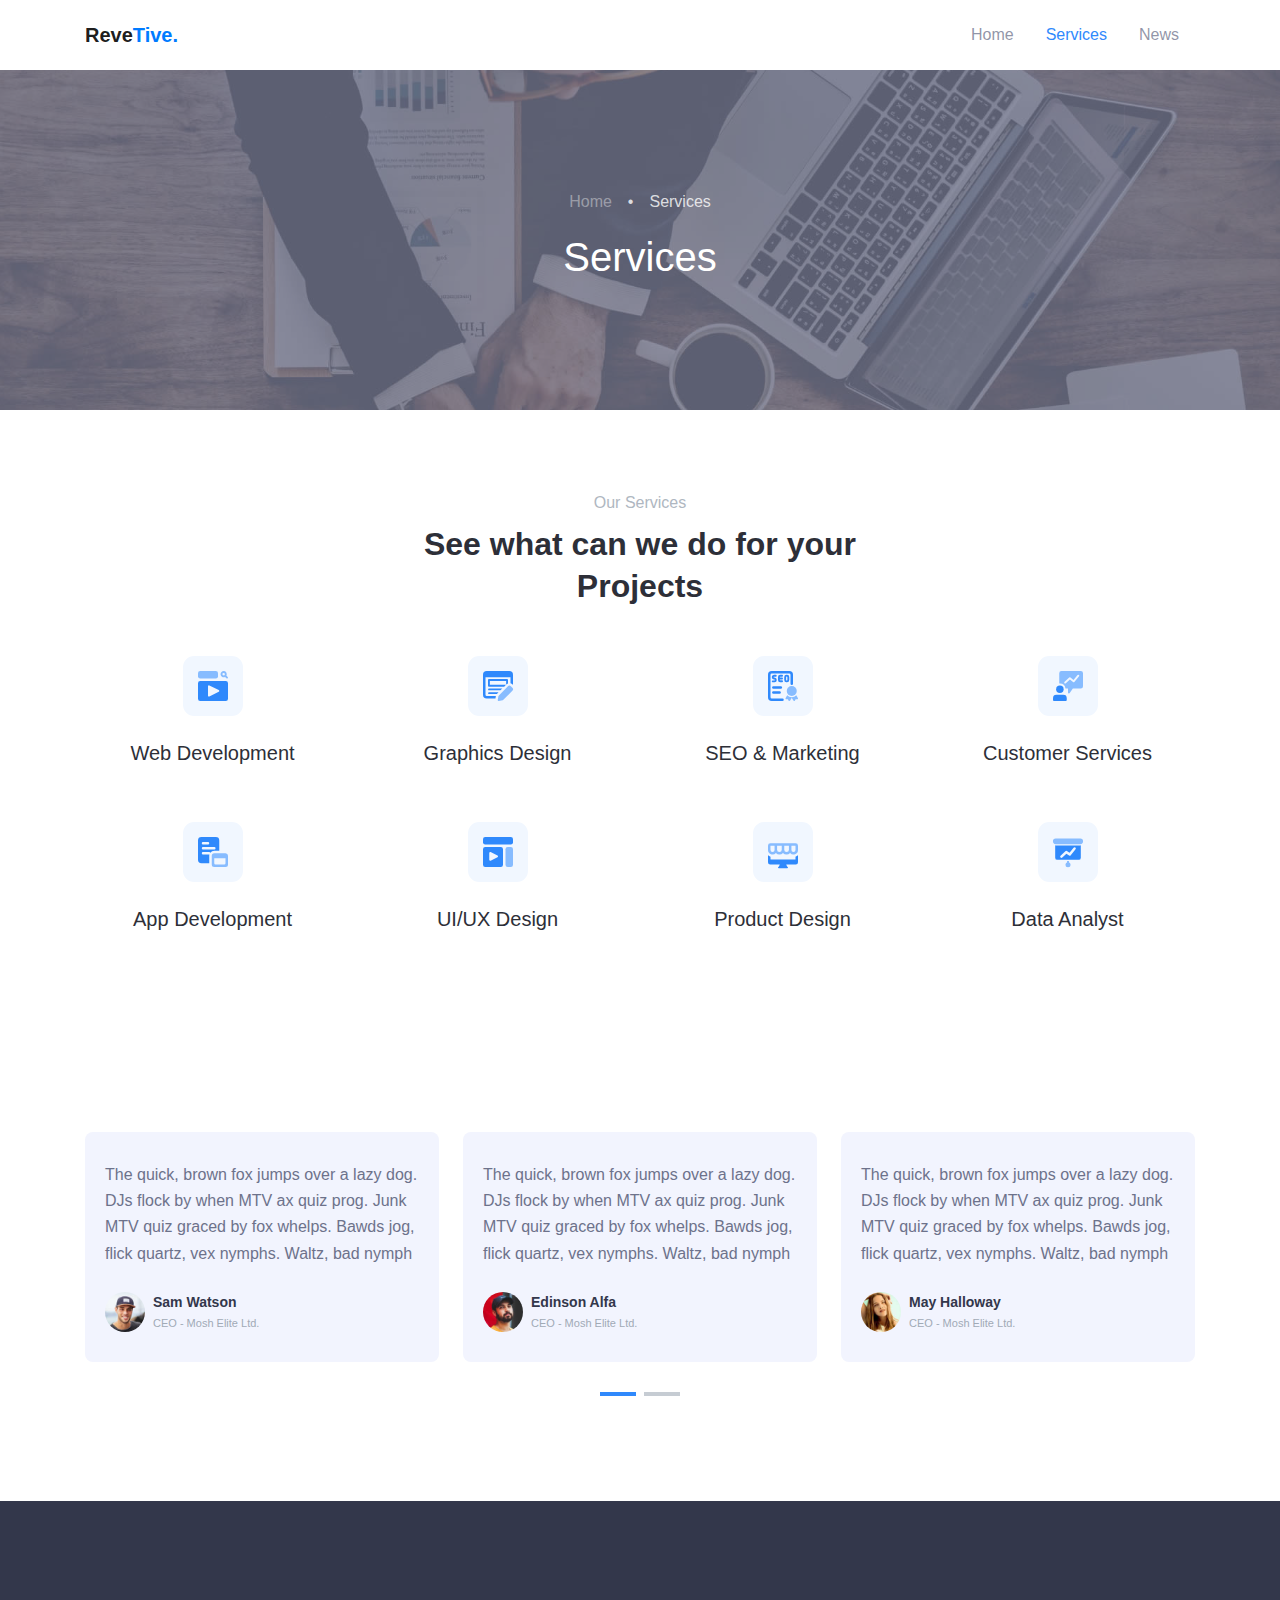
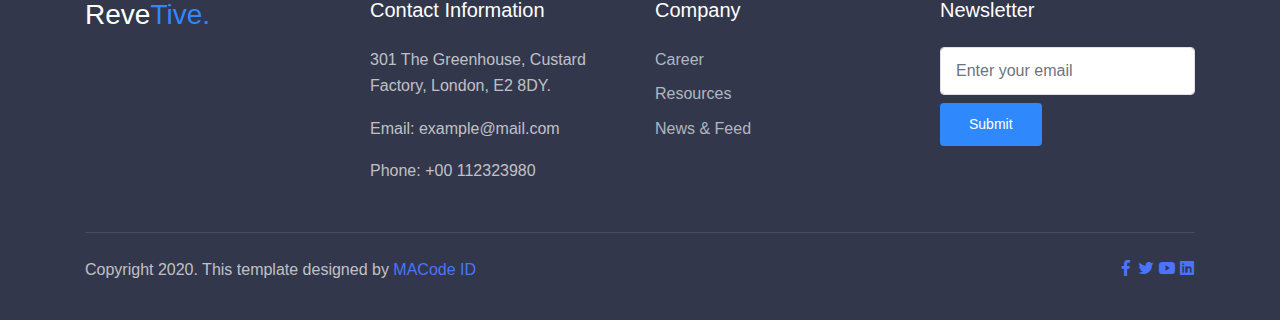
<file: revetive/html/services.html>
<!DOCTYPE html>
<html lang="en">
<head>
  <meta charset="UTF-8">
  <meta name="viewport" content="width=device-width, initial-scale=1.0">

  <meta http-equiv="X-UA-Compatible" content="IE=edge">

  <meta name="copyright" content="MACode ID, https://macodeid.com/">

  <title>Revetive - Free Business Corporate Template By MACode ID</title>

  <link rel="stylesheet" href="../assets/css/bootstrap.css">
  
  <link rel="stylesheet" href="../assets/css/maicons.css">

  <link rel="stylesheet" href="../assets/vendor/animate/animate.css">

  <link rel="stylesheet" href="../assets/vendor/owl-carousel/css/owl.carousel.css">

  <link rel="stylesheet" href="../assets/vendor/fancybox/css/jquery.fancybox.css">

  <link rel="stylesheet" href="../assets/css/theme.css">

</head>
<body>

  <!-- Back to top button -->
  <div class="back-to-top"></div>

  <header>


    <nav class="navbar navbar-expand-lg navbar-light">
      <div class="container">
        <a href="index.html" class="navbar-brand">Reve<span class="text-primary">Tive.</span></a>

        <button class="navbar-toggler" data-toggle="collapse" data-target="#navbarContent" aria-controls="navbarContent" aria-expanded="false" aria-label="Toggle navigation">
          <span class="navbar-toggler-icon"></span>
        </button>

        <div class="navbar-collapse collapse" id="navbarContent">
          <ul class="navbar-nav ml-auto pt-3 pt-lg-0">
            <li class="nav-item">
              <a href="index.html" class="nav-link">Home</a>
            </li>
            <li class="nav-item active">
              <a href="services.html" class="nav-link">Services</a>
            </li>
            <li class="nav-item">
              <a href="blog.html" class="nav-link">News</a>
            </li>
          </ul>
        </div>
      </div> <!-- .container -->
    </nav> <!-- .navbar -->

    <div class="page-banner bg-img bg-img-parallax overlay-dark" style="background-image: url(../assets/img/bg_image_3.jpg);">
      <div class="container h-100">
        <div class="row justify-content-center align-items-center h-100">
          <div class="col-lg-8">
            <nav aria-label="breadcrumb">
              <ol class="breadcrumb breadcrumb-dark bg-transparent justify-content-center py-0">
                <li class="breadcrumb-item"><a href="index.html">Home</a></li>
                <li class="breadcrumb-item active" aria-current="page">Services</li>
              </ol>
            </nav>
            <h1 class="fg-white text-center">Services</h1>
          </div>
        </div>
      </div>
    </div> <!-- .page-banner -->
  </header>

  <main>
    <div class="page-section">
      <div class="container">
        <div class="text-center">
          <div class="subhead">Our Services</div>
          <h2 class="title-section">See what can we do for your Projects</h2>
        </div>

        <div class="row justify-content-center">
          <div class="col-md-6 col-lg-4 col-xl-3 py-3 mb-3">
            <div class="text-center">
              <div class="img-fluid mb-4">
                <img src="../assets/img/icons/web_development.svg" alt="">
              </div>
              <h5>Web Development</h5>
            </div>
          </div>
          <div class="col-md-6 col-lg-4 col-xl-3 py-3 mb-3">
            <div class="text-center">
              <div class="img-fluid mb-4">
                <img src="../assets/img/icons/graphics_design.svg" alt="">
              </div>
              <h5>Graphics Design</h5>
            </div>
          </div>

          <div class="col-md-6 col-lg-4 col-xl-3 py-3 mb-3">
            <div class="text-center">
              <div class="img-fluid mb-4">
                <img src="../assets/img/icons/seo_and_marketing.svg" alt="">
              </div>
              <h5>SEO & Marketing</h5>
            </div>
          </div>

          <div class="col-md-6 col-lg-4 col-xl-3 py-3 mb-3">
            <div class="text-center">
              <div class="img-fluid mb-4">
                <img src="../assets/img/icons/customer_services.svg" alt="">
              </div>
              <h5>Customer Services</h5>
            </div>
          </div>

          <div class="col-md-6 col-lg-4 col-xl-3 py-3 mb-3">
            <div class="text-center">
              <div class="img-fluid mb-4">
                <img src="../assets/img/icons/app_development.svg" alt="">
              </div>
              <h5>App Development</h5>
            </div>
          </div>

          <div class="col-md-6 col-lg-4 col-xl-3 py-3 mb-3">
            <div class="text-center">
              <div class="img-fluid mb-4">
                <img src="../assets/img/icons/ui_ux_design.svg" alt="">
              </div>
              <h5>UI/UX Design</h5>
            </div>
          </div>

          <div class="col-md-6 col-lg-4 col-xl-3 py-3 mb-3">
            <div class="text-center">
              <div class="img-fluid mb-4">
                <img src="../assets/img/icons/product_design.svg" alt="">
              </div>
              <h5>Product Design</h5>
            </div>
          </div>

          <div class="col-md-6 col-lg-4 col-xl-3 py-3 mb-3">
            <div class="text-center">
              <div class="img-fluid mb-4">
                <img src="../assets/img/icons/data_analyst.svg" alt="">
              </div>
              <h5>Data Analyst</h5>
            </div>
          </div>

        </div>
      </div> <!-- .container -->
    </div> <!-- .page-section -->

    <!-- Testimonials -->
    <div class="page-section">
      <div class="container">
        <div class="owl-carousel testimonial-carousel">
          <div class="card-testimonial">
            <div class="content">
              The quick, brown fox jumps over a lazy dog. DJs flock by when MTV ax quiz prog. Junk MTV quiz graced by fox whelps. Bawds jog, flick quartz, vex nymphs. Waltz, bad nymph
            </div>
            <div class="author">
              <div class="avatar">
                <img src="../assets/img/person/person_1.jpg" alt="">
              </div>
              <div class="d-inline-block ml-2">
                <div class="author-name">Sam Watson</div>
                <div class="author-info">CEO - Mosh Elite Ltd.</div>
              </div>
            </div>
          </div>

          <div class="card-testimonial">
            <div class="content">
              The quick, brown fox jumps over a lazy dog. DJs flock by when MTV ax quiz prog. Junk MTV quiz graced by fox whelps. Bawds jog, flick quartz, vex nymphs. Waltz, bad nymph
            </div>
            <div class="author">
              <div class="avatar">
                <img src="../assets/img/person/person_2.jpg" alt="">
              </div>
              <div class="d-inline-block ml-2">
                <div class="author-name">Edinson Alfa</div>
                <div class="author-info">CEO - Mosh Elite Ltd.</div>
              </div>
            </div>
          </div>

          <div class="card-testimonial">
            <div class="content">
              The quick, brown fox jumps over a lazy dog. DJs flock by when MTV ax quiz prog. Junk MTV quiz graced by fox whelps. Bawds jog, flick quartz, vex nymphs. Waltz, bad nymph
            </div>
            <div class="author">
              <div class="avatar">
                <img src="../assets/img/person/person_3.jpg" alt="">
              </div>
              <div class="d-inline-block ml-2">
                <div class="author-name">May Halloway</div>
                <div class="author-info">CEO - Mosh Elite Ltd.</div>
              </div>
            </div>
          </div>

          <div class="card-testimonial">
            <div class="content">
              The quick, brown fox jumps over a lazy dog. DJs flock by when MTV ax quiz prog. Junk MTV quiz graced by fox whelps. Bawds jog, flick quartz, vex nymphs. Waltz, bad nymph
            </div>
            <div class="author">
              <div class="avatar">
                <img src="../assets/img/person/person_1.jpg" alt="">
              </div>
              <div class="d-inline-block ml-2">
                <div class="author-name">Sam Watson</div>
                <div class="author-info">CEO - Mosh Elite Ltd.</div>
              </div>
            </div>
          </div>

          <div class="card-testimonial">
            <div class="content">
              The quick, brown fox jumps over a lazy dog. DJs flock by when MTV ax quiz prog. Junk MTV quiz graced by fox whelps. Bawds jog, flick quartz, vex nymphs. Waltz, bad nymph
            </div>
            <div class="author">
              <div class="avatar">
                <img src="../assets/img/person/person_2.jpg" alt="">
              </div>
              <div class="d-inline-block ml-2">
                <div class="author-name">Edinson Alfa</div>
                <div class="author-info">CEO - Mosh Elite Ltd.</div>
              </div>
            </div>
          </div>

          <div class="card-testimonial">
            <div class="content">
              The quick, brown fox jumps over a lazy dog. DJs flock by when MTV ax quiz prog. Junk MTV quiz graced by fox whelps. Bawds jog, flick quartz, vex nymphs. Waltz, bad nymph
            </div>
            <div class="author">
              <div class="avatar">
                <img src="../assets/img/person/person_3.jpg" alt="">
              </div>
              <div class="d-inline-block ml-2">
                <div class="author-name">May Halloway</div>
                <div class="author-info">CEO - Mosh Elite Ltd.</div>
              </div>
            </div>
          </div>

        </div> <!-- .row -->
      </div> <!-- .container -->
    </div> <!-- .page-section -->

 
  </main>


  <footer class="page-footer">
    <div class="container">
      <div class="row">
        <div class="col-lg-3 py-3">
          <h3>Reve<span class="fg-primary">Tive.</span></h3>
        </div>
        <div class="col-lg-3 py-3">
          <h5>Contact Information</h5>
          <p>301 The Greenhouse, Custard Factory, London, E2 8DY.</p>
          <p>Email: example@mail.com</p>
          <p>Phone: +00 112323980</p>
        </div>
        <div class="col-lg-3 py-3">
          <h5>Company</h5>
          <ul class="footer-menu">
            <li><a href="#">Career</a></li>
            <li><a href="#">Resources</a></li>
            <li><a href="#">News & Feed</a></li>
          </ul>
        </div>
        <div class="col-lg-3 py-3">
          <h5>Newsletter</h5>
          <form action="#">
            <input type="text" class="form-control" placeholder="Enter your email">
            <button type="submit" class="btn btn-primary btn-sm mt-2">Submit</button>
          </form>
        </div>
      </div>

      <hr>

      <div class="row mt-4">
        <div class="col-md-6">
          <p>Copyright 2020. This template designed by <a href="https://macodeid.com">MACode ID</a></p>
        </div>
        <div class="col-md-6 text-right">
          <div class="sosmed-button">
            <a href="#"><span class="mai-logo-facebook-f"></span></a>
            <a href="#"><span class="mai-logo-twitter"></span></a>
            <a href="#"><span class="mai-logo-youtube"></span></a>
            <a href="#"><span class="mai-logo-linkedin"></span></a>
          </div>
        </div>
      </div>
    </div>
  </footer>

  
<script src="../assets/js/jquery-3.5.1.min.js"></script>

<script src="../assets/js/bootstrap.bundle.min.js"></script>

<script src="../assets/vendor/owl-carousel/js/owl.carousel.min.js"></script>

<script src="../assets/vendor/wow/wow.min.js"></script>

<script src="../assets/vendor/fancybox/js/jquery.fancybox.min.js"></script>

<script src="../assets/vendor/isotope/isotope.pkgd.min.js"></script>

<script src="../assets/js/google-maps.js"></script>

<script src="../assets/js/theme.js"></script>

</body>
</html>
</file>
<file: revetive/assets/css/maicons.css>
@font-face {
  font-family: 'maicons';
  src:  url('../fonts/maicons.eot?c9nlkl');
  src:  url('../fonts/maicons.eot?c9nlkl#iefix') format('embedded-opentype'),
    url('../fonts/maicons.ttf?c9nlkl') format('truetype'),
    url('../fonts/maicons.woff?c9nlkl') format('woff'),
    url('../fonts/maicons.svg?c9nlkl#maicons') format('svg');
  font-weight: normal;
  font-style: normal;
  font-display: block;
}

[class^="mai-"], [class*=" mai-"] {
  /* use !important to prevent issues with browser extensions that change fonts */
  font-family: 'maicons' !important;
  speak: none;
  font-style: normal;
  font-weight: normal;
  font-variant: normal;
  text-transform: none;
  line-height: 1;

  /* Better Font Rendering =========== */
  -webkit-font-smoothing: antialiased;
  -moz-osx-font-smoothing: grayscale;
}

.mai-add:before {
  content: "\e900";
}
.mai-add-circle:before {
  content: "\e901";
}
.mai-add-circle-outline:before {
  content: "\e902";
}
.mai-airplane:before {
  content: "\e903";
}
.mai-airplane-outline:before {
  content: "\e904";
}
.mai-alarm:before {
  content: "\e905";
}
.mai-alarm-outline:before {
  content: "\e906";
}
.mai-albums:before {
  content: "\e907";
}
.mai-albums-outline:before {
  content: "\e908";
}
.mai-alert:before {
  content: "\e909";
}
.mai-alert-circle:before {
  content: "\e90a";
}
.mai-alert-circle-outline:before {
  content: "\e90b";
}
.mai-analytics:before {
  content: "\e90c";
}
.mai-analytics-outline:before {
  content: "\e90d";
}
.mai-aperture:before {
  content: "\e90e";
}
.mai-aperture-outline:before {
  content: "\e90f";
}
.mai-apps:before {
  content: "\e910";
}
.mai-apps-outline:before {
  content: "\e911";
}
.mai-archive:before {
  content: "\e912";
}
.mai-archive-outline:before {
  content: "\e913";
}
.mai-arrow-back:before {
  content: "\e914";
}
.mai-arrow-back-circle:before {
  content: "\e915";
}
.mai-arrow-back-circle-outline:before {
  content: "\e916";
}
.mai-arrow-down:before {
  content: "\e917";
}
.mai-arrow-down-circle:before {
  content: "\e918";
}
.mai-arrow-down-circle-outline:before {
  content: "\e919";
}
.mai-arrow-forward:before {
  content: "\e91a";
}
.mai-arrow-forward-circle:before {
  content: "\e91b";
}
.mai-arrow-forward-circle-outline:before {
  content: "\e91c";
}
.mai-arrow-redo:before {
  content: "\e91d";
}
.mai-arrow-redo-circle:before {
  content: "\e91e";
}
.mai-arrow-redo-circle-outline:before {
  content: "\e91f";
}
.mai-arrow-redo-outline:before {
  content: "\e920";
}
.mai-arrow-undo:before {
  content: "\e921";
}
.mai-arrow-undo-circle:before {
  content: "\e922";
}
.mai-arrow-undo-circle-outline:before {
  content: "\e923";
}
.mai-arrow-undo-outline:before {
  content: "\e924";
}
.mai-arrow-up:before {
  content: "\e925";
}
.mai-arrow-up-circle:before {
  content: "\e926";
}
.mai-arrow-up-circle-outline:before {
  content: "\e927";
}
.mai-at:before {
  content: "\e928";
}
.mai-at-circle:before {
  content: "\e929";
}
.mai-at-circle-outline:before {
  content: "\e92a";
}
.mai-attach:before {
  content: "\e92b";
}
.mai-attach-outline:before {
  content: "\e92c";
}
.mai-backspace:before {
  content: "\e92d";
}
.mai-backspace-outline:before {
  content: "\e92e";
}
.mai-bandage:before {
  content: "\e92f";
}
.mai-bandage-outline:before {
  content: "\e930";
}
.mai-bar-chart:before {
  content: "\e932";
}
.mai-bar-chart-outline:before {
  content: "\e933";
}
.mai-barbell:before {
  content: "\e931";
}
.mai-barcode:before {
  content: "\e934";
}
.mai-barcode-outline:before {
  content: "\e935";
}
.mai-baseball:before {
  content: "\e936";
}
.mai-baseball-outline:before {
  content: "\e937";
}
.mai-basket:before {
  content: "\e938";
}
.mai-basket-outline:before {
  content: "\e93b";
}
.mai-basketball:before {
  content: "\e939";
}
.mai-basketball-outline:before {
  content: "\e93a";
}
.mai-battery-charging:before {
  content: "\e93c";
}
.mai-battery-dead:before {
  content: "\e93d";
}
.mai-battery-full:before {
  content: "\e93e";
}
.mai-battery-half:before {
  content: "\e93f";
}
.mai-beaker:before {
  content: "\e940";
}
.mai-beaker-outline:before {
  content: "\e941";
}
.mai-bed:before {
  content: "\e942";
}
.mai-bed-outline:before {
  content: "\e943";
}
.mai-beer:before {
  content: "\e944";
}
.mai-beer-outline:before {
  content: "\e945";
}
.mai-bicycle:before {
  content: "\e946";
}
.mai-bluetooth:before {
  content: "\e947";
}
.mai-boat:before {
  content: "\e948";
}
.mai-boat-outline:before {
  content: "\e949";
}
.mai-body:before {
  content: "\e94a";
}
.mai-body-outline:before {
  content: "\e94b";
}
.mai-bonfire:before {
  content: "\e94c";
}
.mai-bonfire-outline:before {
  content: "\e94d";
}
.mai-book:before {
  content: "\e94e";
}
.mai-book-outline:before {
  content: "\e953";
}
.mai-bookmark:before {
  content: "\e94f";
}
.mai-bookmark-outline:before {
  content: "\e950";
}
.mai-bookmarks:before {
  content: "\e951";
}
.mai-bookmarks-outline:before {
  content: "\e952";
}
.mai-briefcase:before {
  content: "\e954";
}
.mai-briefcase-outline:before {
  content: "\e955";
}
.mai-browsers:before {
  content: "\e956";
}
.mai-browsers-outline:before {
  content: "\e957";
}
.mai-brush:before {
  content: "\e958";
}
.mai-brush-outline:before {
  content: "\e959";
}
.mai-bug:before {
  content: "\e95a";
}
.mai-bug-outline:before {
  content: "\e95b";
}
.mai-build:before {
  content: "\e95c";
}
.mai-build-outline:before {
  content: "\e95d";
}
.mai-bulb:before {
  content: "\e95e";
}
.mai-bulb-outline:before {
  content: "\e95f";
}
.mai-bus:before {
  content: "\e960";
}
.mai-bus-outline:before {
  content: "\e963";
}
.mai-business:before {
  content: "\e961";
}
.mai-business-outline:before {
  content: "\e962";
}
.mai-cafe:before {
  content: "\e964";
}
.mai-cafe-outline:before {
  content: "\e965";
}
.mai-calculator:before {
  content: "\e966";
}
.mai-calculator-outline:before {
  content: "\e967";
}
.mai-calendar:before {
  content: "\e968";
}
.mai-calendar-outline:before {
  content: "\e969";
}
.mai-call:before {
  content: "\e96a";
}
.mai-call-outline:before {
  content: "\e96b";
}
.mai-camera:before {
  content: "\e96c";
}
.mai-camera-outline:before {
  content: "\e96d";
}
.mai-camera-reverse:before {
  content: "\e96e";
}
.mai-camera-reverse-outline:before {
  content: "\e96f";
}
.mai-car:before {
  content: "\e970";
}
.mai-car-outline:before {
  content: "\e97f";
}
.mai-car-sport:before {
  content: "\e980";
}
.mai-car-sport-outline:before {
  content: "\e981";
}
.mai-card:before {
  content: "\e971";
}
.mai-card-outline:before {
  content: "\e972";
}
.mai-caret-back:before {
  content: "\e973";
}
.mai-caret-back-circle:before {
  content: "\e974";
}
.mai-caret-back-circle-outline:before {
  content: "\e975";
}
.mai-caret-down:before {
  content: "\e976";
}
.mai-caret-down-circle:before {
  content: "\e977";
}
.mai-caret-down-circle-outline:before {
  content: "\e978";
}
.mai-caret-forward:before {
  content: "\e979";
}
.mai-caret-forward-circle:before {
  content: "\e97a";
}
.mai-caret-forward-circle-outline:before {
  content: "\e97b";
}
.mai-caret-up:before {
  content: "\e97c";
}
.mai-caret-up-circle:before {
  content: "\e97d";
}
.mai-caret-up-circle-outline:before {
  content: "\e97e";
}
.mai-cart:before {
  content: "\e982";
}
.mai-cart-outline:before {
  content: "\e983";
}
.mai-cash:before {
  content: "\e984";
}
.mai-cash-outline:before {
  content: "\e985";
}
.mai-chatbox:before {
  content: "\e986";
}
.mai-chatbox-ellipses:before {
  content: "\e987";
}
.mai-chatbox-ellipses-outline:before {
  content: "\e988";
}
.mai-chatbox-outline:before {
  content: "\e989";
}
.mai-chatbubble:before {
  content: "\e98a";
}
.mai-chatbubble-ellipses:before {
  content: "\e98b";
}
.mai-chatbubble-ellipses-outline:before {
  content: "\e98c";
}
.mai-chatbubble-outline:before {
  content: "\e98d";
}
.mai-chatbubbles:before {
  content: "\e98e";
}
.mai-chatbubbles-outline:before {
  content: "\e98f";
}
.mai-checkbox:before {
  content: "\e990";
}
.mai-checkbox-outline:before {
  content: "\e991";
}
.mai-checkmark:before {
  content: "\e992";
}
.mai-checkmark-circle:before {
  content: "\e993";
}
.mai-checkmark-circle-outline:before {
  content: "\e994";
}
.mai-checkmark-done:before {
  content: "\e995";
}
.mai-checkmark-done-circle:before {
  content: "\e996";
}
.mai-checkmark-done-circle-outline:before {
  content: "\e997";
}
.mai-chevron-back:before {
  content: "\e998";
}
.mai-chevron-back-circle:before {
  content: "\e999";
}
.mai-chevron-back-circle-outline:before {
  content: "\e99a";
}
.mai-chevron-down:before {
  content: "\e99b";
}
.mai-chevron-down-circle:before {
  content: "\e99c";
}
.mai-chevron-down-circle-outline:before {
  content: "\e99d";
}
.mai-chevron-forward:before {
  content: "\e99e";
}
.mai-chevron-forward-circle:before {
  content: "\e99f";
}
.mai-chevron-forward-circle-outline:before {
  content: "\e9a0";
}
.mai-chevron-up:before {
  content: "\e9a1";
}
.mai-chevron-up-circle:before {
  content: "\e9a2";
}
.mai-chevron-up-circle-outline:before {
  content: "\e9a3";
}
.mai-clipboard:before {
  content: "\e9a4";
}
.mai-clipboard-outline:before {
  content: "\e9a5";
}
.mai-close:before {
  content: "\e9a6";
}
.mai-close-circle:before {
  content: "\e9a7";
}
.mai-close-circle-outline:before {
  content: "\e9a8";
}
.mai-cloud:before {
  content: "\e9a9";
}
.mai-cloud-circle:before {
  content: "\e9aa";
}
.mai-cloud-circle-outline:before {
  content: "\e9ab";
}
.mai-cloud-done:before {
  content: "\e9ac";
}
.mai-cloud-done-outline:before {
  content: "\e9ad";
}
.mai-cloud-download:before {
  content: "\e9ae";
}
.mai-cloud-download-outline:before {
  content: "\e9af";
}
.mai-cloud-offline:before {
  content: "\e9b0";
}
.mai-cloud-offline-outline:before {
  content: "\e9b1";
}
.mai-cloud-outline:before {
  content: "\e9b2";
}
.mai-cloud-upload:before {
  content: "\e9b3";
}
.mai-cloud-upload-outline:before {
  content: "\e9b4";
}
.mai-cloudy:before {
  content: "\e9b5";
}
.mai-cloudy-night:before {
  content: "\e9b6";
}
.mai-cloudy-night-outline:before {
  content: "\e9b7";
}
.mai-cloudy-outline:before {
  content: "\e9b8";
}
.mai-code:before {
  content: "\e9b9";
}
.mai-code-download:before {
  content: "\e9ba";
}
.mai-code-slash:before {
  content: "\e9bb";
}
.mai-code-working:before {
  content: "\e9bc";
}
.mai-cog:before {
  content: "\e9bd";
}
.mai-color-fill:before {
  content: "\e9be";
}
.mai-color-fill-outline:before {
  content: "\e9bf";
}
.mai-color-filter:before {
  content: "\e9c0";
}
.mai-color-filter-outline:before {
  content: "\e9c1";
}
.mai-color-palette:before {
  content: "\e9c2";
}
.mai-color-palette-outline:before {
  content: "\e9c3";
}
.mai-color-wand:before {
  content: "\e9c4";
}
.mai-color-wand-outline:before {
  content: "\e9c5";
}
.mai-compass:before {
  content: "\e9c6";
}
.mai-compass-outline:before {
  content: "\e9c7";
}
.mai-construct:before {
  content: "\e9c8";
}
.mai-construct-outline:before {
  content: "\e9c9";
}
.mai-contract:before {
  content: "\e9ca";
}
.mai-contrast:before {
  content: "\e9cb";
}
.mai-copy:before {
  content: "\e9cc";
}
.mai-copy-outline:before {
  content: "\e9cd";
}
.mai-create:before {
  content: "\e9ce";
}
.mai-create-outline:before {
  content: "\e9cf";
}
.mai-crop:before {
  content: "\e9d0";
}
.mai-cube:before {
  content: "\e9d1";
}
.mai-cube-outline:before {
  content: "\e9d2";
}
.mai-cut:before {
  content: "\e9d3";
}
.mai-desktop:before {
  content: "\e9d4";
}
.mai-desktop-outline:before {
  content: "\e9d5";
}
.mai-disc:before {
  content: "\e9d6";
}
.mai-disc-outline:before {
  content: "\e9d7";
}
.mai-document:before {
  content: "\e9d8";
}
.mai-document-outline:before {
  content: "\e9d9";
}
.mai-document-text:before {
  content: "\e9dc";
}
.mai-document-text-outline:before {
  content: "\e9dd";
}
.mai-documents:before {
  content: "\e9da";
}
.mai-documents-outline:before {
  content: "\e9db";
}
.mai-download:before {
  content: "\e9de";
}
.mai-download-outline:before {
  content: "\e9df";
}
.mai-duplicate:before {
  content: "\e9e0";
}
.mai-duplicate-outline:before {
  content: "\e9e1";
}
.mai-ear:before {
  content: "\e9e2";
}
.mai-ear-outline:before {
  content: "\e9e3";
}
.mai-earth:before {
  content: "\e9e4";
}
.mai-earth-outline:before {
  content: "\e9e5";
}
.mai-easel:before {
  content: "\e9e6";
}
.mai-easel-outline:before {
  content: "\e9e7";
}
.mai-egg:before {
  content: "\e9e8";
}
.mai-egg-outline:before {
  content: "\e9e9";
}
.mai-ellipse:before {
  content: "\e9ea";
}
.mai-ellipse-outline:before {
  content: "\e9eb";
}
.mai-ellipsis-horizontal:before {
  content: "\e9ec";
}
.mai-ellipsis-horizontal-circle:before {
  content: "\e9ed";
}
.mai-ellipsis-vertical:before {
  content: "\e9ee";
}
.mai-ellipsis-vertical-circle:before {
  content: "\e9ef";
}
.mai-enter:before {
  content: "\e9f0";
}
.mai-enter-outline:before {
  content: "\e9f1";
}
.mai-exit:before {
  content: "\e9f2";
}
.mai-exit-outline:before {
  content: "\e9f3";
}
.mai-expand:before {
  content: "\e9f4";
}
.mai-eye:before {
  content: "\e9f5";
}
.mai-eye-off:before {
  content: "\e9f8";
}
.mai-eye-off-outline:before {
  content: "\e9f9";
}
.mai-eye-outline:before {
  content: "\e9fa";
}
.mai-eyedrop:before {
  content: "\e9f6";
}
.mai-eyedrop-outline:before {
  content: "\e9f7";
}
.mai-fast-food:before {
  content: "\e9fb";
}
.mai-fast-food-outline:before {
  content: "\e9fc";
}
.mai-female:before {
  content: "\e9fd";
}
.mai-file-tray:before {
  content: "\e9fe";
}
.mai-file-tray-full:before {
  content: "\e9ff";
}
.mai-file-tray-full-outline:before {
  content: "\ea00";
}
.mai-file-tray-outline:before {
  content: "\ea01";
}
.mai-film:before {
  content: "\ea02";
}
.mai-film-outline:before {
  content: "\ea03";
}
.mai-filter:before {
  content: "\ea04";
}
.mai-finger-print:before {
  content: "\ea05";
}
.mai-fitness:before {
  content: "\ea06";
}
.mai-fitness-outline:before {
  content: "\ea07";
}
.mai-flag:before {
  content: "\ea08";
}
.mai-flag-outline:before {
  content: "\ea09";
}
.mai-flame:before {
  content: "\ea0a";
}
.mai-flame-outline:before {
  content: "\ea0b";
}
.mai-flash:before {
  content: "\ea0c";
}
.mai-flash-off:before {
  content: "\ea0f";
}
.mai-flash-off-outline:before {
  content: "\ea10";
}
.mai-flash-outline:before {
  content: "\ea11";
}
.mai-flashlight:before {
  content: "\ea0d";
}
.mai-flashlight-outline:before {
  content: "\ea0e";
}
.mai-flask:before {
  content: "\ea12";
}
.mai-flask-outline:before {
  content: "\ea13";
}
.mai-flower:before {
  content: "\ea14";
}
.mai-flower-outline:before {
  content: "\ea15";
}
.mai-folder:before {
  content: "\ea16";
}
.mai-folder-open:before {
  content: "\ea17";
}
.mai-folder-open-outline:before {
  content: "\ea18";
}
.mai-folder-outline:before {
  content: "\ea19";
}
.mai-football:before {
  content: "\ea1a";
}
.mai-football-outline:before {
  content: "\ea1b";
}
.mai-funnel:before {
  content: "\ea1c";
}
.mai-funnel-outline:before {
  content: "\ea1d";
}
.mai-game-controller:before {
  content: "\ea1e";
}
.mai-game-controller-outline:before {
  content: "\ea1f";
}
.mai-gift:before {
  content: "\ea20";
}
.mai-gift-outline:before {
  content: "\ea21";
}
.mai-git-branch:before {
  content: "\ea22";
}
.mai-git-commit:before {
  content: "\ea23";
}
.mai-git-compare:before {
  content: "\ea24";
}
.mai-git-merge:before {
  content: "\ea25";
}
.mai-git-network:before {
  content: "\ea26";
}
.mai-git-pull-request:before {
  content: "\ea27";
}
.mai-glasses:before {
  content: "\ea28";
}
.mai-glasses-outline:before {
  content: "\ea29";
}
.mai-globe:before {
  content: "\ea2a";
}
.mai-globe-outline:before {
  content: "\ea2b";
}
.mai-golf:before {
  content: "\ea2c";
}
.mai-golf-outline:before {
  content: "\ea2d";
}
.mai-grid:before {
  content: "\ea2e";
}
.mai-grid-outline:before {
  content: "\ea2f";
}
.mai-hammer:before {
  content: "\ea30";
}
.mai-hammer-outline:before {
  content: "\ea31";
}
.mai-hand-left:before {
  content: "\ea32";
}
.mai-hand-left-outline:before {
  content: "\ea33";
}
.mai-hand-right:before {
  content: "\ea34";
}
.mai-hand-right-outline:before {
  content: "\ea35";
}
.mai-happy:before {
  content: "\ea36";
}
.mai-happy-outline:before {
  content: "\ea37";
}
.mai-hardware-chip:before {
  content: "\ea38";
}
.mai-hardware-chip-outline:before {
  content: "\ea39";
}
.mai-headset:before {
  content: "\ea3a";
}
.mai-headset-outline:before {
  content: "\ea3b";
}
.mai-heart:before {
  content: "\ea3c";
}
.mai-heart-circle:before {
  content: "\ea3d";
}
.mai-heart-circle-outline:before {
  content: "\ea3e";
}
.mai-heart-dislike:before {
  content: "\ea3f";
}
.mai-heart-dislike-circle:before {
  content: "\ea40";
}
.mai-heart-dislike-circle-outline:before {
  content: "\ea41";
}
.mai-heart-dislike-outline:before {
  content: "\ea42";
}
.mai-heart-half:before {
  content: "\ea43";
}
.mai-heart-half-outline:before {
  content: "\ea44";
}
.mai-heart-outline:before {
  content: "\ea45";
}
.mai-help:before {
  content: "\ea46";
}
.mai-help-buoy:before {
  content: "\ea47";
}
.mai-help-buoy-outline:before {
  content: "\ea48";
}
.mai-help-circle:before {
  content: "\ea49";
}
.mai-help-circle-outline:before {
  content: "\ea4a";
}
.mai-home:before {
  content: "\ea4b";
}
.mai-home-outline:before {
  content: "\ea4c";
}
.mai-hourglass:before {
  content: "\ea4d";
}
.mai-hourglass-outline:before {
  content: "\ea4e";
}
.mai-ice-cream:before {
  content: "\ea4f";
}
.mai-ice-cream-outline:before {
  content: "\ea50";
}
.mai-image:before {
  content: "\ea51";
}
.mai-image-outline:before {
  content: "\ea52";
}
.mai-images:before {
  content: "\ea53";
}
.mai-images-outline:before {
  content: "\ea54";
}
.mai-infinite:before {
  content: "\ea55";
}
.mai-information:before {
  content: "\ea56";
}
.mai-information-circle:before {
  content: "\ea57";
}
.mai-information-circle-outline:before {
  content: "\ea58";
}
.mai-journal:before {
  content: "\ea59";
}
.mai-journal-outline:before {
  content: "\ea5a";
}
.mai-key:before {
  content: "\ea5b";
}
.mai-key-outline:before {
  content: "\ea5c";
}
.mai-keypad:before {
  content: "\ea5d";
}
.mai-keypad-outline:before {
  content: "\ea5e";
}
.mai-language:before {
  content: "\ea5f";
}
.mai-laptop:before {
  content: "\ea60";
}
.mai-laptop-outline:before {
  content: "\ea61";
}
.mai-layers:before {
  content: "\ea62";
}
.mai-layers-outline:before {
  content: "\ea63";
}
.mai-leaf:before {
  content: "\ea64";
}
.mai-leaf-outline:before {
  content: "\ea65";
}
.mai-library:before {
  content: "\ea66";
}
.mai-library-outline:before {
  content: "\ea67";
}
.mai-link:before {
  content: "\ea68";
}
.mai-list:before {
  content: "\ea69";
}
.mai-list-circle:before {
  content: "\ea6a";
}
.mai-list-circle-outline:before {
  content: "\ea6b";
}
.mai-locate:before {
  content: "\ea6c";
}
.mai-location:before {
  content: "\ea6d";
}
.mai-location-outline:before {
  content: "\ea6e";
}
.mai-lock-closed:before {
  content: "\ea6f";
}
.mai-lock-closed-outline:before {
  content: "\ea70";
}
.mai-lock-open:before {
  content: "\ea71";
}
.mai-lock-open-outline:before {
  content: "\ea72";
}
.mai-log-in:before {
  content: "\ea73";
}
.mai-log-in-outline:before {
  content: "\ea74";
}
.mai-log-out:before {
  content: "\ea75";
}
.mai-log-out-outline:before {
  content: "\ea76";
}
.mai-logo-500px:before {
  content: "\ea8e";
}
.mai-logo-accessible-icon:before {
  content: "\eaef";
}
.mai-logo-accusoft:before {
  content: "\eba2";
}
.mai-logo-algolia:before {
  content: "\eba3";
}
.mai-logo-alipay:before {
  content: "\eba4";
}
.mai-logo-amazon:before {
  content: "\eba5";
}
.mai-logo-amplify:before {
  content: "\eba6";
}
.mai-logo-android:before {
  content: "\eba7";
}
.mai-logo-angular:before {
  content: "\eba8";
}
.mai-logo-apple:before {
  content: "\eba9";
}
.mai-logo-apple-appstore:before {
  content: "\ebaa";
}
.mai-logo-aws:before {
  content: "\ebab";
}
.mai-logo-behance:before {
  content: "\ebac";
}
.mai-logo-bitbucket:before {
  content: "\ebad";
}
.mai-logo-bitcoin:before {
  content: "\ebae";
}
.mai-logo-blackberry:before {
  content: "\ebaf";
}
.mai-logo-blogger:before {
  content: "\ebb0";
}
.mai-logo-buffer:before {
  content: "\ebb1";
}
.mai-logo-buysellads:before {
  content: "\ebb2";
}
.mai-logo-capacitor:before {
  content: "\ebb3";
}
.mai-logo-cc-amazon-pay:before {
  content: "\ebb4";
}
.mai-logo-cc-amex:before {
  content: "\ebb5";
}
.mai-logo-cc-apple-pay:before {
  content: "\ebb6";
}
.mai-logo-cc-diners-club:before {
  content: "\ebb7";
}
.mai-logo-cc-discover:before {
  content: "\ebb8";
}
.mai-logo-cc-jcb:before {
  content: "\ebb9";
}
.mai-logo-cc-mastercard:before {
  content: "\ebba";
}
.mai-logo-cc-paypal:before {
  content: "\ebbb";
}
.mai-logo-cc-stripe:before {
  content: "\ebbc";
}
.mai-logo-cc-visa:before {
  content: "\ebbd";
}
.mai-logo-chrome:before {
  content: "\ebbe";
}
.mai-logo-closed-captioning:before {
  content: "\ebbf";
}
.mai-logo-codepen:before {
  content: "\ebc0";
}
.mai-logo-cpanel:before {
  content: "\ebc1";
}
.mai-logo-creative-commons:before {
  content: "\ebc2";
}
.mai-logo-css3:before {
  content: "\ebc3";
}
.mai-logo-cuttlefish:before {
  content: "\ebc4";
}
.mai-logo-d-and-d:before {
  content: "\ebc5";
}
.mai-logo-dashcube:before {
  content: "\ebc6";
}
.mai-logo-designernews:before {
  content: "\ebc7";
}
.mai-logo-deviantart:before {
  content: "\ebc8";
}
.mai-logo-digg:before {
  content: "\ebc9";
}
.mai-logo-digital-ocean:before {
  content: "\ebca";
}
.mai-logo-discord:before {
  content: "\ebcb";
}
.mai-logo-discourse:before {
  content: "\ebcc";
}
.mai-logo-dochub:before {
  content: "\ebcd";
}
.mai-logo-docker:before {
  content: "\ebce";
}
.mai-logo-dribbble:before {
  content: "\ebcf";
}
.mai-logo-dropbox:before {
  content: "\ebd0";
}
.mai-logo-drupal:before {
  content: "\ebd1";
}
.mai-logo-dyalog:before {
  content: "\ebd2";
}
.mai-logo-earlybirds:before {
  content: "\ebd3";
}
.mai-logo-ebay:before {
  content: "\ebd4";
}
.mai-logo-edge:before {
  content: "\ebd5";
}
.mai-logo-electron:before {
  content: "\ebd6";
}
.mai-logo-elementor:before {
  content: "\ebd7";
}
.mai-logo-ello:before {
  content: "\ebd8";
}
.mai-logo-ember:before {
  content: "\ebd9";
}
.mai-logo-empire:before {
  content: "\ebda";
}
.mai-logo-envira:before {
  content: "\ebdb";
}
.mai-logo-erlang:before {
  content: "\ebdc";
}
.mai-logo-etsy:before {
  content: "\ebdd";
}
.mai-logo-euro:before {
  content: "\ebde";
}
.mai-logo-expeditedssl:before {
  content: "\ebdf";
}
.mai-logo-facebook:before {
  content: "\ebe0";
}
.mai-logo-facebook-f:before {
  content: "\ebe1";
}
.mai-logo-facebook-messenger:before {
  content: "\ebe2";
}
.mai-logo-firebase:before {
  content: "\ebe3";
}
.mai-logo-firefox:before {
  content: "\ebe4";
}
.mai-logo-flickr:before {
  content: "\ebe5";
}
.mai-logo-flipboard:before {
  content: "\ebe6";
}
.mai-logo-fly:before {
  content: "\ebe7";
}
.mai-logo-foursquare:before {
  content: "\ebe8";
}
.mai-logo-freebsd:before {
  content: "\ebe9";
}
.mai-logo-gg:before {
  content: "\ebea";
}
.mai-logo-git:before {
  content: "\ebeb";
}
.mai-logo-github:before {
  content: "\ebec";
}
.mai-logo-github-alt:before {
  content: "\ebed";
}
.mai-logo-gitlab:before {
  content: "\ebee";
}
.mai-logo-gitter:before {
  content: "\ebef";
}
.mai-logo-glide:before {
  content: "\ebf0";
}
.mai-logo-glide-g:before {
  content: "\ebf1";
}
.mai-logo-google:before {
  content: "\ebf2";
}
.mai-logo-google-drive:before {
  content: "\ebf3";
}
.mai-logo-google-play:before {
  content: "\ebf4";
}
.mai-logo-google-playstore:before {
  content: "\ebf5";
}
.mai-logo-google-plus:before {
  content: "\ebf6";
}
.mai-logo-google-plus-g:before {
  content: "\ebf7";
}
.mai-logo-google-wallet:before {
  content: "\ebf8";
}
.mai-logo-grunt:before {
  content: "\ebf9";
}
.mai-logo-gulp:before {
  content: "\ebfa";
}
.mai-logo-hackernews:before {
  content: "\ebfb";
}
.mai-logo-hotjar:before {
  content: "\ebfc";
}
.mai-logo-html5:before {
  content: "\ebfd";
}
.mai-logo-hubspot:before {
  content: "\ebfe";
}
.mai-logo-imdb:before {
  content: "\ebff";
}
.mai-logo-instagram:before {
  content: "\ec00";
}
.mai-logo-internet-explorer:before {
  content: "\ec01";
}
.mai-logo-ionic:before {
  content: "\ec02";
}
.mai-logo-ionitron:before {
  content: "\ec03";
}
.mai-logo-itunes:before {
  content: "\ec04";
}
.mai-logo-java:before {
  content: "\ec05";
}
.mai-logo-javascript:before {
  content: "\ec06";
}
.mai-logo-joomla:before {
  content: "\ec07";
}
.mai-logo-jsfiddle:before {
  content: "\ec08";
}
.mai-logo-keycdn:before {
  content: "\ec09";
}
.mai-logo-laravel:before {
  content: "\ec0a";
}
.mai-logo-lastfm:before {
  content: "\ec0b";
}
.mai-logo-leanpub:before {
  content: "\ec0c";
}
.mai-logo-less:before {
  content: "\ec0d";
}
.mai-logo-line:before {
  content: "\ec0e";
}
.mai-logo-linkedin:before {
  content: "\ec0f";
}
.mai-logo-linux:before {
  content: "\ec10";
}
.mai-logo-magento:before {
  content: "\ec11";
}
.mai-logo-mailchimp:before {
  content: "\ec12";
}
.mai-logo-markdown:before {
  content: "\ec13";
}
.mai-logo-maxcdn:before {
  content: "\ec14";
}
.mai-logo-medium:before {
  content: "\ec15";
}
.mai-logo-medium-m:before {
  content: "\ec16";
}
.mai-logo-meetup:before {
  content: "\ec17";
}
.mai-logo-microsoft:before {
  content: "\ec18";
}
.mai-logo-mix:before {
  content: "\ec19";
}
.mai-logo-mixcloud:before {
  content: "\ec1a";
}
.mai-logo-nodejs:before {
  content: "\ec1b";
}
.mai-logo-npm:before {
  content: "\ec1c";
}
.mai-logo-octocat:before {
  content: "\ec1d";
}
.mai-logo-opencart:before {
  content: "\ec1e";
}
.mai-logo-openid:before {
  content: "\ec1f";
}
.mai-logo-opera:before {
  content: "\ec20";
}
.mai-logo-patreon:before {
  content: "\ec21";
}
.mai-logo-paypal:before {
  content: "\ec22";
}
.mai-logo-php:before {
  content: "\ec23";
}
.mai-logo-pinterest:before {
  content: "\ec24";
}
.mai-logo-pinterest-p:before {
  content: "\ec25";
}
.mai-logo-playstation:before {
  content: "\ec26";
}
.mai-logo-product-hunt:before {
  content: "\ec27";
}
.mai-logo-pwa:before {
  content: "\ec28";
}
.mai-logo-python:before {
  content: "\ec29";
}
.mai-logo-qq:before {
  content: "\ec2a";
}
.mai-logo-quora:before {
  content: "\ec2b";
}
.mai-logo-react:before {
  content: "\ec2c";
}
.mai-logo-readme:before {
  content: "\ec2d";
}
.mai-logo-reddit:before {
  content: "\ec2e";
}
.mai-logo-researchgate:before {
  content: "\ec2f";
}
.mai-logo-rocketchat:before {
  content: "\ec30";
}
.mai-logo-rss:before {
  content: "\ec31";
}
.mai-logo-safari:before {
  content: "\ec32";
}
.mai-logo-sass:before {
  content: "\ec33";
}
.mai-logo-scribd:before {
  content: "\ec34";
}
.mai-logo-searchengin:before {
  content: "\ec35";
}
.mai-logo-sellcast:before {
  content: "\ec36";
}
.mai-logo-sellsy:before {
  content: "\ec37";
}
.mai-logo-skype:before {
  content: "\ec38";
}
.mai-logo-slack:before {
  content: "\ec39";
}
.mai-logo-slideshare:before {
  content: "\ec3a";
}
.mai-logo-snapchat:before {
  content: "\ec3b";
}
.mai-logo-soundcloud:before {
  content: "\ec3c";
}
.mai-logo-spotify:before {
  content: "\ec3d";
}
.mai-logo-squarespace:before {
  content: "\ec3e";
}
.mai-logo-stack-exchange:before {
  content: "\ec3f";
}
.mai-logo-stackoverflow:before {
  content: "\ec40";
}
.mai-logo-staylinked:before {
  content: "\ec41";
}
.mai-logo-steam:before {
  content: "\ec42";
}
.mai-logo-stencil:before {
  content: "\ec43";
}
.mai-logo-stripe:before {
  content: "\ec44";
}
.mai-logo-stripe-s:before {
  content: "\ec45";
}
.mai-logo-teamspeak:before {
  content: "\ec46";
}
.mai-logo-telegram:before {
  content: "\ec47";
}
.mai-logo-trello:before {
  content: "\ec48";
}
.mai-logo-tripadvisor:before {
  content: "\ec49";
}
.mai-logo-tumblr:before {
  content: "\ec4a";
}
.mai-logo-tux:before {
  content: "\ec4b";
}
.mai-logo-twitch:before {
  content: "\ec4c";
}
.mai-logo-twitter:before {
  content: "\ec4d";
}
.mai-logo-uber:before {
  content: "\ec4e";
}
.mai-logo-uikit:before {
  content: "\ec4f";
}
.mai-logo-usd:before {
  content: "\ec50";
}
.mai-logo-viacoin:before {
  content: "\ec51";
}
.mai-logo-viadeo:before {
  content: "\ec52";
}
.mai-logo-viber:before {
  content: "\ec53";
}
.mai-logo-vimeo:before {
  content: "\ec54";
}
.mai-logo-vk:before {
  content: "\ec55";
}
.mai-logo-vue:before {
  content: "\ec56";
}
.mai-logo-web-component:before {
  content: "\ec57";
}
.mai-logo-weebly:before {
  content: "\ec58";
}
.mai-logo-weibo:before {
  content: "\ec59";
}
.mai-logo-whatsapp:before {
  content: "\ec5a";
}
.mai-logo-whmcs:before {
  content: "\ec5b";
}
.mai-logo-wikipedia-w:before {
  content: "\ec5c";
}
.mai-logo-windows:before {
  content: "\ec5d";
}
.mai-logo-wix:before {
  content: "\ec5e";
}
.mai-logo-wordpress:before {
  content: "\ec5f";
}
.mai-logo-xbox:before {
  content: "\ec60";
}
.mai-logo-xing:before {
  content: "\ec61";
}
.mai-logo-yahoo:before {
  content: "\ec62";
}
.mai-logo-yen:before {
  content: "\ec63";
}
.mai-logo-youtube:before {
  content: "\ec64";
}
.mai-magnet:before {
  content: "\ea77";
}
.mai-magnet-outline:before {
  content: "\ea78";
}
.mai-mail:before {
  content: "\ea79";
}
.mai-mail-open:before {
  content: "\ea7a";
}
.mai-mail-open-outline:before {
  content: "\ea7b";
}
.mai-mail-outline:before {
  content: "\ea7c";
}
.mai-mail-unread:before {
  content: "\ea7d";
}
.mai-mail-unread-outline:before {
  content: "\ea7e";
}
.mai-male:before {
  content: "\ea7f";
}
.mai-male-female:before {
  content: "\ea80";
}
.mai-man:before {
  content: "\ea81";
}
.mai-man-outline:before {
  content: "\ea82";
}
.mai-map:before {
  content: "\ea83";
}
.mai-map-outline:before {
  content: "\ea84";
}
.mai-medal:before {
  content: "\ea85";
}
.mai-medal-outline:before {
  content: "\ea86";
}
.mai-medical:before {
  content: "\ea87";
}
.mai-medical-outline:before {
  content: "\ea88";
}
.mai-medkit:before {
  content: "\ea89";
}
.mai-medkit-outline:before {
  content: "\ea8a";
}
.mai-megaphone:before {
  content: "\ea8b";
}
.mai-megaphone-outline:before {
  content: "\ea8c";
}
.mai-menu:before {
  content: "\ea8d";
}
.mai-mic:before {
  content: "\ea8f";
}
.mai-mic-circle:before {
  content: "\ea90";
}
.mai-mic-circle-outline:before {
  content: "\ea91";
}
.mai-mic-off:before {
  content: "\ea92";
}
.mai-mic-off-circle:before {
  content: "\ea93";
}
.mai-mic-off-circle-outline:before {
  content: "\ea94";
}
.mai-mic-off-outline:before {
  content: "\ea95";
}
.mai-mic-outline:before {
  content: "\ea96";
}
.mai-moon:before {
  content: "\ea97";
}
.mai-moon-outline:before {
  content: "\ea98";
}
.mai-move:before {
  content: "\ea99";
}
.mai-musical-note:before {
  content: "\ea9a";
}
.mai-musical-note-outline:before {
  content: "\ea9b";
}
.mai-musical-notes:before {
  content: "\ea9c";
}
.mai-musical-notes-outline:before {
  content: "\ea9d";
}
.mai-navigate:before {
  content: "\ea9e";
}
.mai-navigate-circle:before {
  content: "\ea9f";
}
.mai-navigate-circle-outline:before {
  content: "\eaa0";
}
.mai-navigate-outline:before {
  content: "\eaa1";
}
.mai-newspaper:before {
  content: "\eaa2";
}
.mai-newspaper-outline:before {
  content: "\eaa3";
}
.mai-notifications:before {
  content: "\eaa4";
}
.mai-notifications-circle:before {
  content: "\eaa5";
}
.mai-notifications-circle-outline:before {
  content: "\eaa6";
}
.mai-notifications-off:before {
  content: "\eaa7";
}
.mai-notifications-off-circle:before {
  content: "\eaa8";
}
.mai-notifications-off-circle-outline:before {
  content: "\eaa9";
}
.mai-notifications-off-outline:before {
  content: "\eaaa";
}
.mai-notifications-outline:before {
  content: "\eaab";
}
.mai-nuclear:before {
  content: "\eaac";
}
.mai-nuclear-outline:before {
  content: "\eaad";
}
.mai-nutrition:before {
  content: "\eaae";
}
.mai-nutrition-outline:before {
  content: "\eaaf";
}
.mai-open:before {
  content: "\eab0";
}
.mai-open-outline:before {
  content: "\eab1";
}
.mai-options:before {
  content: "\eab2";
}
.mai-options-outline:before {
  content: "\eab3";
}
.mai-paper-plane:before {
  content: "\eab4";
}
.mai-paper-plane-outline:before {
  content: "\eab5";
}
.mai-partly-sunny:before {
  content: "\eab6";
}
.mai-partly-sunny-outline:before {
  content: "\eab7";
}
.mai-pause:before {
  content: "\eab8";
}
.mai-pause-circle:before {
  content: "\eab9";
}
.mai-pause-circle-outline:before {
  content: "\eaba";
}
.mai-paw:before {
  content: "\eabb";
}
.mai-paw-outline:before {
  content: "\eabc";
}
.mai-pencil:before {
  content: "\eabd";
}
.mai-people:before {
  content: "\eabe";
}
.mai-people-circle:before {
  content: "\eabf";
}
.mai-people-circle-outline:before {
  content: "\eac0";
}
.mai-people-outline:before {
  content: "\eac1";
}
.mai-person:before {
  content: "\eac2";
}
.mai-person-add:before {
  content: "\eac3";
}
.mai-person-add-outline:before {
  content: "\eac4";
}
.mai-person-circle:before {
  content: "\eac5";
}
.mai-person-circle-outline:before {
  content: "\eac6";
}
.mai-person-outline:before {
  content: "\eac7";
}
.mai-person-remove:before {
  content: "\eac8";
}
.mai-person-remove-outline:before {
  content: "\eac9";
}
.mai-phone-landscape:before {
  content: "\eaca";
}
.mai-phone-landscape-outline:before {
  content: "\eacb";
}
.mai-phone-portrait:before {
  content: "\eacc";
}
.mai-phone-portrait-outline:before {
  content: "\eacd";
}
.mai-pie-chart:before {
  content: "\eace";
}
.mai-pie-chart-outline:before {
  content: "\eacf";
}
.mai-pin:before {
  content: "\ead0";
}
.mai-pin-outline:before {
  content: "\ead1";
}
.mai-pint:before {
  content: "\ead2";
}
.mai-pint-outline:before {
  content: "\ead3";
}
.mai-pizza:before {
  content: "\ead4";
}
.mai-pizza-outline:before {
  content: "\ead5";
}
.mai-planet:before {
  content: "\ead6";
}
.mai-planet-outline:before {
  content: "\ead7";
}
.mai-play:before {
  content: "\ead8";
}
.mai-play-back:before {
  content: "\ead9";
}
.mai-play-back-circle:before {
  content: "\eada";
}
.mai-play-back-circle-outline:before {
  content: "\eadb";
}
.mai-play-back-outline:before {
  content: "\eadc";
}
.mai-play-circle:before {
  content: "\eadd";
}
.mai-play-circle-outline:before {
  content: "\eade";
}
.mai-play-forward:before {
  content: "\eadf";
}
.mai-play-forward-circle:before {
  content: "\eae0";
}
.mai-play-forward-circle-outline:before {
  content: "\eae1";
}
.mai-play-forward-outline:before {
  content: "\eae2";
}
.mai-play-outline:before {
  content: "\eae3";
}
.mai-play-skip-back:before {
  content: "\eae4";
}
.mai-play-skip-back-circle:before {
  content: "\eae5";
}
.mai-play-skip-back-circle-outline:before {
  content: "\eae6";
}
.mai-play-skip-back-outline:before {
  content: "\eae7";
}
.mai-play-skip-forward:before {
  content: "\eae8";
}
.mai-play-skip-forward-circle:before {
  content: "\eae9";
}
.mai-play-skip-forward-circle-outline:before {
  content: "\eaea";
}
.mai-play-skip-forward-outline:before {
  content: "\eaeb";
}
.mai-podium:before {
  content: "\eaec";
}
.mai-podium-outline:before {
  content: "\eaed";
}
.mai-power:before {
  content: "\eaee";
}
.mai-pricetag:before {
  content: "\eaf0";
}
.mai-pricetag-outline:before {
  content: "\eaf1";
}
.mai-pricetags:before {
  content: "\eaf2";
}
.mai-pricetags-outline:before {
  content: "\eaf3";
}
.mai-print:before {
  content: "\eaf4";
}
.mai-print-outline:before {
  content: "\eaf5";
}
.mai-pulse:before {
  content: "\eaf6";
}
.mai-pulse-outline:before {
  content: "\eaf7";
}
.mai-push:before {
  content: "\eaf8";
}
.mai-push-outline:before {
  content: "\eaf9";
}
.mai-qr-code:before {
  content: "\eafa";
}
.mai-qr-code-outline:before {
  content: "\eafb";
}
.mai-radio:before {
  content: "\eafc";
}
.mai-radio-button-off:before {
  content: "\eafd";
}
.mai-radio-button-on:before {
  content: "\eafe";
}
.mai-rainy:before {
  content: "\eaff";
}
.mai-rainy-outline:before {
  content: "\eb00";
}
.mai-reader:before {
  content: "\eb01";
}
.mai-reader-outline:before {
  content: "\eb02";
}
.mai-receipt:before {
  content: "\eb03";
}
.mai-receipt-outline:before {
  content: "\eb04";
}
.mai-recording:before {
  content: "\eb05";
}
.mai-recording-outline:before {
  content: "\eb06";
}
.mai-refresh:before {
  content: "\eb07";
}
.mai-refresh-circle:before {
  content: "\eb08";
}
.mai-refresh-circle-outline:before {
  content: "\eb09";
}
.mai-reload:before {
  content: "\eb0a";
}
.mai-reload-circle:before {
  content: "\eb0b";
}
.mai-reload-circle-outline:before {
  content: "\eb0c";
}
.mai-remove:before {
  content: "\eb0d";
}
.mai-remove-circle:before {
  content: "\eb0e";
}
.mai-remove-circle-outline:before {
  content: "\eb0f";
}
.mai-reorder-four:before {
  content: "\eb10";
}
.mai-reorder-three:before {
  content: "\eb11";
}
.mai-reorder-two:before {
  content: "\eb12";
}
.mai-repeat:before {
  content: "\eb13";
}
.mai-resize:before {
  content: "\eb14";
}
.mai-restaurant:before {
  content: "\eb15";
}
.mai-restaurant-outline:before {
  content: "\eb16";
}
.mai-return-down-back:before {
  content: "\eb17";
}
.mai-return-down-forward:before {
  content: "\eb18";
}
.mai-return-up-back:before {
  content: "\eb19";
}
.mai-return-up-forward:before {
  content: "\eb1a";
}
.mai-ribbon:before {
  content: "\eb1b";
}
.mai-ribbon-outline:before {
  content: "\eb1c";
}
.mai-rocket:before {
  content: "\eb1d";
}
.mai-rocket-outline:before {
  content: "\eb1e";
}
.mai-rose:before {
  content: "\eb1f";
}
.mai-rose-outline:before {
  content: "\eb20";
}
.mai-sad:before {
  content: "\eb21";
}
.mai-sad-outline:before {
  content: "\eb22";
}
.mai-save:before {
  content: "\eb23";
}
.mai-save-outline:before {
  content: "\eb24";
}
.mai-scan:before {
  content: "\eb25";
}
.mai-scan-circle:before {
  content: "\eb26";
}
.mai-scan-circle-outline:before {
  content: "\eb27";
}
.mai-school:before {
  content: "\eb28";
}
.mai-school-outline:before {
  content: "\eb29";
}
.mai-search:before {
  content: "\eb2a";
}
.mai-search-circle:before {
  content: "\eb2b";
}
.mai-search-circle-outline:before {
  content: "\eb2c";
}
.mai-send:before {
  content: "\eb2d";
}
.mai-send-outline:before {
  content: "\eb2e";
}
.mai-server:before {
  content: "\eb2f";
}
.mai-server-outline:before {
  content: "\eb30";
}
.mai-settings:before {
  content: "\eb31";
}
.mai-settings-outline:before {
  content: "\eb32";
}
.mai-shapes:before {
  content: "\eb33";
}
.mai-shapes-outline:before {
  content: "\eb34";
}
.mai-share:before {
  content: "\eb35";
}
.mai-share-outline:before {
  content: "\eb36";
}
.mai-share-social:before {
  content: "\eb37";
}
.mai-share-social-outline:before {
  content: "\eb38";
}
.mai-shield:before {
  content: "\eb39";
}
.mai-shield-checkmark:before {
  content: "\eb3a";
}
.mai-shield-checkmark-outline:before {
  content: "\eb3b";
}
.mai-shield-outline:before {
  content: "\eb3c";
}
.mai-shirt:before {
  content: "\eb3d";
}
.mai-shirt-outline:before {
  content: "\eb3e";
}
.mai-shuffle:before {
  content: "\eb3f";
}
.mai-skull:before {
  content: "\eb40";
}
.mai-skull-outline:before {
  content: "\eb41";
}
.mai-snow:before {
  content: "\eb42";
}
.mai-speedometer:before {
  content: "\eb43";
}
.mai-speedometer-outline:before {
  content: "\eb44";
}
.mai-square:before {
  content: "\eb45";
}
.mai-square-outline:before {
  content: "\eb46";
}
.mai-star:before {
  content: "\eb47";
}
.mai-star-half:before {
  content: "\eb48";
}
.mai-star-outline:before {
  content: "\eb49";
}
.mai-stats-chart:before {
  content: "\eb4a";
}
.mai-stats-chart-outline:before {
  content: "\eb4b";
}
.mai-stop:before {
  content: "\eb4c";
}
.mai-stop-circle:before {
  content: "\eb4d";
}
.mai-stop-circle-outline:before {
  content: "\eb4e";
}
.mai-stop-outline:before {
  content: "\eb4f";
}
.mai-stopwatch:before {
  content: "\eb50";
}
.mai-stopwatch-outline:before {
  content: "\eb51";
}
.mai-subway:before {
  content: "\eb52";
}
.mai-subway-outline:before {
  content: "\eb53";
}
.mai-sunny:before {
  content: "\eb54";
}
.mai-sunny-outline:before {
  content: "\eb55";
}
.mai-swap-horizontal:before {
  content: "\eb56";
}
.mai-swap-vertical:before {
  content: "\eb57";
}
.mai-sync:before {
  content: "\eb58";
}
.mai-sync-circle:before {
  content: "\eb59";
}
.mai-sync-circle-outline:before {
  content: "\eb5a";
}
.mai-tablet-landscape:before {
  content: "\eb5b";
}
.mai-tablet-landscape-outline:before {
  content: "\eb5c";
}
.mai-tablet-portrait:before {
  content: "\eb5d";
}
.mai-tablet-portrait-outline:before {
  content: "\eb5e";
}
.mai-tennisball:before {
  content: "\eb5f";
}
.mai-tennisball-outline:before {
  content: "\eb60";
}
.mai-terminal:before {
  content: "\eb61";
}
.mai-terminal-outline:before {
  content: "\eb62";
}
.mai-text:before {
  content: "\eb63";
}
.mai-thermometer:before {
  content: "\eb64";
}
.mai-thermometer-outline:before {
  content: "\eb65";
}
.mai-thumbs-down:before {
  content: "\eb66";
}
.mai-thumbs-down-outline:before {
  content: "\eb67";
}
.mai-thumbs-up:before {
  content: "\eb68";
}
.mai-thumbs-up-outline:before {
  content: "\eb69";
}
.mai-thunderstorm:before {
  content: "\eb6a";
}
.mai-thunderstorm-outline:before {
  content: "\eb6b";
}
.mai-time:before {
  content: "\eb6c";
}
.mai-time-outline:before {
  content: "\eb6d";
}
.mai-timer:before {
  content: "\eb6e";
}
.mai-timer-outline:before {
  content: "\eb6f";
}
.mai-today:before {
  content: "\eb70";
}
.mai-today-outline:before {
  content: "\eb71";
}
.mai-toggle:before {
  content: "\eb72";
}
.mai-toggle-outline:before {
  content: "\eb73";
}
.mai-trail-sign:before {
  content: "\eb74";
}
.mai-trail-sign-outline:before {
  content: "\eb75";
}
.mai-train:before {
  content: "\eb76";
}
.mai-train-outline:before {
  content: "\eb77";
}
.mai-transgender:before {
  content: "\eb78";
}
.mai-trash:before {
  content: "\eb79";
}
.mai-trash-bin:before {
  content: "\eb7a";
}
.mai-trash-bin-outline:before {
  content: "\eb7b";
}
.mai-trash-outline:before {
  content: "\eb7c";
}
.mai-trending-down:before {
  content: "\eb7d";
}
.mai-trending-up:before {
  content: "\eb7e";
}
.mai-triangle:before {
  content: "\eb7f";
}
.mai-triangle-outline:before {
  content: "\eb80";
}
.mai-trophy:before {
  content: "\eb81";
}
.mai-trophy-outline:before {
  content: "\eb82";
}
.mai-tv:before {
  content: "\eb83";
}
.mai-tv-outline:before {
  content: "\eb84";
}
.mai-umbrella:before {
  content: "\eb85";
}
.mai-umbrella-outline:before {
  content: "\eb86";
}
.mai-videocam:before {
  content: "\eb87";
}
.mai-videocam-outline:before {
  content: "\eb88";
}
.mai-volume-high:before {
  content: "\eb89";
}
.mai-volume-high-outline:before {
  content: "\eb8a";
}
.mai-volume-low:before {
  content: "\eb8b";
}
.mai-volume-low-outline:before {
  content: "\eb8c";
}
.mai-volume-medium:before {
  content: "\eb8d";
}
.mai-volume-medium-outline:before {
  content: "\eb8e";
}
.mai-volume-mute:before {
  content: "\eb8f";
}
.mai-volume-mute-outline:before {
  content: "\eb90";
}
.mai-volume-off:before {
  content: "\eb91";
}
.mai-volume-off-outline:before {
  content: "\eb92";
}
.mai-walk:before {
  content: "\eb93";
}
.mai-walk-outline:before {
  content: "\eb94";
}
.mai-wallet:before {
  content: "\eb95";
}
.mai-wallet-outline:before {
  content: "\eb96";
}
.mai-warning:before {
  content: "\eb97";
}
.mai-warning-outline:before {
  content: "\eb98";
}
.mai-watch:before {
  content: "\eb99";
}
.mai-watch-outline:before {
  content: "\eb9a";
}
.mai-water:before {
  content: "\eb9b";
}
.mai-water-outline:before {
  content: "\eb9c";
}
.mai-wifi:before {
  content: "\eb9d";
}
.mai-wine:before {
  content: "\eb9e";
}
.mai-wine-outline:before {
  content: "\eb9f";
}
.mai-woman:before {
  content: "\eba0";
}
.mai-woman-outline:before {
  content: "\eba1";
}
</file>
<file: revetive/assets/css/theme.css>
body {
  font-family: "Open Sans", sans-serif;
  font-weight: 400;
  line-height: 1.65;
  color: #2d2f38;
}

a {
  color: #4B74FE;
  text-decoration: none;
  background-color: transparent;
}

a:hover {
  color: #3463FF;
  text-decoration: underline;
}

h1, .h1,
h2, .h2,
h3, .h3,
h4, .h4,
h5, .h5,
h6, .h6 {
  line-height: 1.3;
}

.text-xs {
  font-size: 12px !important;
}

.text-sm {
  font-size: 14px !important;
}

.text-md {
  font-size: 16px !important;
}

.text-lg {
  font-size: 18px !important;
}

.text-xl {
  font-size: 21px !important;
}

/* Color Systems */
.bg-black {
  background-color: #000 !important;
}

.bg-white {
  background-color: #fff !important;
}

.bg-primary {
  background-color: #2F89FC !important;
}

a.bg-primary:hover, a.bg-primary:focus {
  background-color: #167bfc !important;
}

.bg-accent {
  background-color: #F52E91 !important;
}

a.bg-accent:hover, a.bg-accent:focus {
  background-color: #f41684 !important;
}

.bg-secondary {
  background-color: #6D728B !important;
}

a.bg-secondary:hover, a.bg-secondary:focus {
  background-color: #62667d !important;
}

.bg-success {
  background-color: #06CC89 !important;
}

a.bg-success:hover, a.bg-success:focus {
  background-color: #05b378 !important;
}

.bg-info {
  background-color: #0EA1E6 !important;
}

a.bg-info:hover, a.bg-info:focus {
  background-color: #0d90ce !important;
}

.bg-warning {
  background-color: #F68718 !important;
}

a.bg-warning:hover, a.bg-warning:focus {
  background-color: #eb7a09 !important;
}

.bg-danger {
  background-color: #FF4457 !important;
}

a.bg-danger:hover, a.bg-danger:focus {
  background-color: #ff2b40 !important;
}

.bg-grey {
  background-color: #AFB7C1 !important;
}

a.bg-grey:hover, a.bg-grey:focus {
  background-color: #a1aab6 !important;
}

.bg-dark {
  background-color: #33374B !important;
}

a.bg-dark:hover, a.bg-dark:focus {
  background-color: #292c3c !important;
}

.bg-light {
  background-color: #F2F4FE !important;
}

a.bg-light:hover, a.bg-light:focus {
  background-color: #dae0fc !important;
}

.fg-black {
  color: #000 !important;
}

.fg-white {
  color: #fff !important;
}

.fg-primary {
  color: #2F89FC !important;
}

a.fg-primary:hover, a.fg-primary:focus {
  color: #167bfc !important;
}

.fg-accent {
  color: #F52E91 !important;
}

a.fg-accent:hover, a.fg-accent:focus {
  color: #f41684 !important;
}

.fg-secondary {
  color: #6D728B !important;
}

a.fg-secondary:hover, a.fg-secondary:focus {
  color: #62667d !important;
}

.fg-success {
  color: #06CC89 !important;
}

a.fg-success:hover, a.fg-success:focus {
  color: #05b378 !important;
}

.fg-info {
  color: #0EA1E6 !important;
}

a.fg-info:hover, a.fg-info:focus {
  color: #0d90ce !important;
}

.fg-warning {
  color: #F68718 !important;
}

a.fg-warning:hover, a.fg-warning:focus {
  color: #eb7a09 !important;
}

.fg-danger {
  color: #FF4457 !important;
}

a.fg-danger:hover, a.fg-danger:focus {
  color: #ff2b40 !important;
}

.fg-grey {
  color: #AFB7C1 !important;
}

a.fg-grey:hover, a.fg-grey:focus {
  color: #a1aab6 !important;
}

.fg-dark {
  color: #33374B !important;
}

a.fg-dark:hover, a.fg-dark:focus {
  color: #292c3c !important;
}

.fg-light {
  color: #F2F4FE !important;
}

a.fg-light:hover, a.fg-light:focus {
  color: #dae0fc !important;
}

.border-primary {
  border-color: #2F89FC !important;
}

.border-accent {
  border-color: #F52E91 !important;
}

.border-secondary {
  border-color: #6D728B !important;
}

.border-success {
  border-color: #06CC89 !important;
}

.border-info {
  border-color: #0EA1E6 !important;
}

.border-warning {
  border-color: #F68718 !important;
}

.border-danger {
  border-color: #FF4457 !important;
}

.border-grey {
  border-color: #AFB7C1 !important;
}

.border-dark {
  border-color: #33374B !important;
}

.border-light {
  border-color: #F2F4FE !important;
}

/* Social Media Colors */
.bg-facebook {
  background-color: #3B5999 !important;
}

.btn.bg-facebook:hover, .btn.bg-facebook:focus {
  background-color: #344e87 !important;
}

.bg-twitter {
  background-color: #1DA1F2 !important;
}

.btn.bg-twitter:hover, .btn.bg-twitter:focus {
  background-color: #0d95e8 !important;
}

.bg-google-plus {
  background-color: #DB4437 !important;
}

.btn.bg-google-plus:hover, .btn.bg-google-plus:focus {
  background-color: #d33426 !important;
}

.bg-youtube {
  background-color: #CD201F !important;
}

.btn.bg-youtube:hover, .btn.bg-youtube:focus {
  background-color: #b71d1c !important;
}

.bg-dribbble {
  background-color: #EA4C89 !important;
}

.btn.bg-dribbble:hover, .btn.bg-dribbble:focus {
  background-color: #e7357a !important;
}

.bg-pinterest {
  background-color: #BD081C !important;
}

.btn.bg-pinterest:hover, .btn.bg-pinterest:focus {
  background-color: #a50718 !important;
}

.bg-slack {
  background-color: #3AAF85 !important;
}

.btn.bg-slack:hover, .btn.bg-slack:focus {
  background-color: #349c76 !important;
}

.bg-linkedin {
  background-color: #0077B5 !important;
}

.btn.bg-linkedin:hover, .btn.bg-linkedin:focus {
  background-color: #00669c !important;
}

.btn {
  padding: 10px 28px;
  -webkit-transition: all 0.2s ease;
  transition: all 0.2s ease;
}

.btn:focus, .btn.focus {
  -webkit-box-shadow: none;
          box-shadow: none;
}

.btn-primary {
  color: #fff;
  background-color: #2F89FC;
  border-color: #2F89FC;
}

.btn-primary:hover {
  color: #fff;
  background-color: #167bfc;
  border-color: #0974fb;
  -webkit-box-shadow: 0 4px 12px rgba(47, 137, 252, 0.3);
          box-shadow: 0 4px 12px rgba(47, 137, 252, 0.3);
}

.btn-primary:focus, .btn-primary.focus {
  color: #fff;
  background-color: #4897fc;
  border-color: #3c90fc;
  -webkit-box-shadow: none;
          box-shadow: none;
}

.btn-primary:disabled, .btn-primary.disabled {
  color: #fff;
  background-color: #2F89FC;
  border-color: #2F89FC;
}

.btn-primary:not(:disabled):not(.disabled):active, .btn-primary:not(:disabled):not(.disabled).active,
.show > .btn-primary.dropdown-toggle {
  color: #fff;
  background-color: #0974fb;
  border-color: #046df4;
}

.btn-primary:not(:disabled):not(.disabled):active:focus, .btn-primary:not(:disabled):not(.disabled).active:focus,
.show > .btn-primary.dropdown-toggle:focus {
  -webkit-box-shadow: none;
          box-shadow: none;
}

.btn-accent {
  color: #fff;
  background-color: #F52E91;
  border-color: #F52E91;
}

.btn-accent:hover {
  color: #fff;
  background-color: #f41684;
  border-color: #f10c7e;
  -webkit-box-shadow: 0 4px 12px rgba(245, 46, 145, 0.3);
          box-shadow: 0 4px 12px rgba(245, 46, 145, 0.3);
}

.btn-accent:focus, .btn-accent.focus {
  color: #fff;
  background-color: #f6469e;
  border-color: #f63a97;
  -webkit-box-shadow: none;
          box-shadow: none;
}

.btn-accent:disabled, .btn-accent.disabled {
  color: #fff;
  background-color: #F52E91;
  border-color: #F52E91;
}

.btn-accent:not(:disabled):not(.disabled):active, .btn-accent:not(:disabled):not(.disabled).active,
.show > .btn-accent.dropdown-toggle {
  color: #fff;
  background-color: #f10c7e;
  border-color: #e50b77;
}

.btn-accent:not(:disabled):not(.disabled):active:focus, .btn-accent:not(:disabled):not(.disabled).active:focus,
.show > .btn-accent.dropdown-toggle:focus {
  -webkit-box-shadow: none;
          box-shadow: none;
}

.btn-secondary {
  color: #fff;
  background-color: #6D728B;
  border-color: #6D728B;
}

.btn-secondary:hover {
  color: #fff;
  background-color: #62667d;
  border-color: #5c6076;
  -webkit-box-shadow: 0 4px 12px rgba(109, 114, 139, 0.3);
          box-shadow: 0 4px 12px rgba(109, 114, 139, 0.3);
}

.btn-secondary:focus, .btn-secondary.focus {
  color: #fff;
  background-color: #7a7f97;
  border-color: #737891;
  -webkit-box-shadow: none;
          box-shadow: none;
}

.btn-secondary:disabled, .btn-secondary.disabled {
  color: #fff;
  background-color: #6D728B;
  border-color: #6D728B;
}

.btn-secondary:not(:disabled):not(.disabled):active, .btn-secondary:not(:disabled):not(.disabled).active,
.show > .btn-secondary.dropdown-toggle {
  color: #fff;
  background-color: #5c6076;
  border-color: #575b6e;
}

.btn-secondary:not(:disabled):not(.disabled):active:focus, .btn-secondary:not(:disabled):not(.disabled).active:focus,
.show > .btn-secondary.dropdown-toggle:focus {
  -webkit-box-shadow: none;
          box-shadow: none;
}

.btn-success {
  color: #fff;
  background-color: #06CC89;
  border-color: #06CC89;
}

.btn-success:hover {
  color: #fff;
  background-color: #05b378;
  border-color: #05a770;
  -webkit-box-shadow: 0 4px 12px rgba(6, 204, 137, 0.3);
          box-shadow: 0 4px 12px rgba(6, 204, 137, 0.3);
}

.btn-success:focus, .btn-success.focus {
  color: #33374B;
  background-color: #07e59a;
  border-color: #06d891;
  -webkit-box-shadow: none;
          box-shadow: none;
}

.btn-success:disabled, .btn-success.disabled {
  color: #fff;
  background-color: #06CC89;
  border-color: #06CC89;
}

.btn-success:not(:disabled):not(.disabled):active, .btn-success:not(:disabled):not(.disabled).active,
.show > .btn-success.dropdown-toggle {
  color: #fff;
  background-color: #05a770;
  border-color: #059a68;
}

.btn-success:not(:disabled):not(.disabled):active:focus, .btn-success:not(:disabled):not(.disabled).active:focus,
.show > .btn-success.dropdown-toggle:focus {
  -webkit-box-shadow: none;
          box-shadow: none;
}

.btn-info {
  color: #fff;
  background-color: #0EA1E6;
  border-color: #0EA1E6;
}

.btn-info:hover {
  color: #fff;
  background-color: #0d90ce;
  border-color: #0c88c2;
  -webkit-box-shadow: 0 4px 12px rgba(14, 161, 230, 0.3);
          box-shadow: 0 4px 12px rgba(14, 161, 230, 0.3);
}

.btn-info:focus, .btn-info.focus {
  color: #fff;
  background-color: #1cadf1;
  border-color: #10a9f0;
  -webkit-box-shadow: none;
          box-shadow: none;
}

.btn-info:disabled, .btn-info.disabled {
  color: #fff;
  background-color: #0EA1E6;
  border-color: #0EA1E6;
}

.btn-info:not(:disabled):not(.disabled):active, .btn-info:not(:disabled):not(.disabled).active,
.show > .btn-info.dropdown-toggle {
  color: #fff;
  background-color: #0c88c2;
  border-color: #0b7fb6;
}

.btn-info:not(:disabled):not(.disabled):active:focus, .btn-info:not(:disabled):not(.disabled).active:focus,
.show > .btn-info.dropdown-toggle:focus {
  -webkit-box-shadow: none;
          box-shadow: none;
}

.btn-warning {
  color: #33374B;
  background-color: #F68718;
  border-color: #F68718;
}

.btn-warning:hover {
  color: #fff;
  background-color: #eb7a09;
  border-color: #df7409;
  -webkit-box-shadow: 0 4px 12px rgba(246, 135, 24, 0.3);
          box-shadow: 0 4px 12px rgba(246, 135, 24, 0.3);
}

.btn-warning:focus, .btn-warning.focus {
  color: #33374B;
  background-color: #f79431;
  border-color: #f68d24;
  -webkit-box-shadow: none;
          box-shadow: none;
}

.btn-warning:disabled, .btn-warning.disabled {
  color: #33374B;
  background-color: #F68718;
  border-color: #F68718;
}

.btn-warning:not(:disabled):not(.disabled):active, .btn-warning:not(:disabled):not(.disabled).active,
.show > .btn-warning.dropdown-toggle {
  color: #fff;
  background-color: #df7409;
  border-color: #d36e08;
}

.btn-warning:not(:disabled):not(.disabled):active:focus, .btn-warning:not(:disabled):not(.disabled).active:focus,
.show > .btn-warning.dropdown-toggle:focus {
  -webkit-box-shadow: none;
          box-shadow: none;
}

.btn-danger {
  color: #fff;
  background-color: #FF4457;
  border-color: #FF4457;
}

.btn-danger:hover {
  color: #fff;
  background-color: #ff2b40;
  border-color: #ff1e35;
  -webkit-box-shadow: 0 4px 12px rgba(255, 68, 87, 0.3);
          box-shadow: 0 4px 12px rgba(255, 68, 87, 0.3);
}

.btn-danger:focus, .btn-danger.focus {
  color: #fff;
  background-color: #ff5e6e;
  border-color: #ff5162;
  -webkit-box-shadow: none;
          box-shadow: none;
}

.btn-danger:disabled, .btn-danger.disabled {
  color: #fff;
  background-color: #FF4457;
  border-color: #FF4457;
}

.btn-danger:not(:disabled):not(.disabled):active, .btn-danger:not(:disabled):not(.disabled).active,
.show > .btn-danger.dropdown-toggle {
  color: #fff;
  background-color: #ff1e35;
  border-color: #ff1129;
}

.btn-danger:not(:disabled):not(.disabled):active:focus, .btn-danger:not(:disabled):not(.disabled).active:focus,
.show > .btn-danger.dropdown-toggle:focus {
  -webkit-box-shadow: none;
          box-shadow: none;
}

.btn-grey {
  color: #33374B;
  background-color: #AFB7C1;
  border-color: #AFB7C1;
}

.btn-grey:hover {
  color: #33374B;
  background-color: #a1aab6;
  border-color: #99a4b0;
  -webkit-box-shadow: 0 4px 12px rgba(175, 183, 193, 0.3);
          box-shadow: 0 4px 12px rgba(175, 183, 193, 0.3);
}

.btn-grey:focus, .btn-grey.focus {
  color: #33374B;
  background-color: #bdc4cc;
  border-color: #b6bdc7;
  -webkit-box-shadow: none;
          box-shadow: none;
}

.btn-grey:disabled, .btn-grey.disabled {
  color: #33374B;
  background-color: #AFB7C1;
  border-color: #AFB7C1;
}

.btn-grey:not(:disabled):not(.disabled):active, .btn-grey:not(:disabled):not(.disabled).active,
.show > .btn-grey.dropdown-toggle {
  color: #33374B;
  background-color: #99a4b0;
  border-color: #929dab;
}

.btn-grey:not(:disabled):not(.disabled):active:focus, .btn-grey:not(:disabled):not(.disabled).active:focus,
.show > .btn-grey.dropdown-toggle:focus {
  -webkit-box-shadow: none;
          box-shadow: none;
}

.btn-dark {
  color: #fff;
  background-color: #33374B;
  border-color: #33374B;
}

.btn-dark:hover {
  color: #fff;
  background-color: #292c3c;
  border-color: #242634;
  -webkit-box-shadow: 0 4px 12px rgba(51, 55, 75, 0.3);
          box-shadow: 0 4px 12px rgba(51, 55, 75, 0.3);
}

.btn-dark:focus, .btn-dark.focus {
  color: #fff;
  background-color: #3d425a;
  border-color: #383d53;
  -webkit-box-shadow: none;
          box-shadow: none;
}

.btn-dark:disabled, .btn-dark.disabled {
  color: #fff;
  background-color: #33374B;
  border-color: #33374B;
}

.btn-dark:not(:disabled):not(.disabled):active, .btn-dark:not(:disabled):not(.disabled).active,
.show > .btn-dark.dropdown-toggle {
  color: #fff;
  background-color: #242634;
  border-color: #1e212d;
}

.btn-dark:not(:disabled):not(.disabled):active:focus, .btn-dark:not(:disabled):not(.disabled).active:focus,
.show > .btn-dark.dropdown-toggle:focus {
  -webkit-box-shadow: none;
          box-shadow: none;
}

.btn-light {
  color: #33374B;
  background-color: #F2F4FE;
  border-color: #F2F4FE;
}

.btn-light:hover {
  color: #33374B;
  background-color: #dae0fc;
  border-color: #ced6fb;
  -webkit-box-shadow: 0 4px 12px rgba(242, 244, 254, 0.3);
          box-shadow: 0 4px 12px rgba(242, 244, 254, 0.3);
}

.btn-light:focus, .btn-light.focus {
  color: #33374B;
  background-color: white;
  border-color: #fefeff;
  -webkit-box-shadow: none;
          box-shadow: none;
}

.btn-light:disabled, .btn-light.disabled {
  color: #33374B;
  background-color: #F2F4FE;
  border-color: #F2F4FE;
}

.btn-light:not(:disabled):not(.disabled):active, .btn-light:not(:disabled):not(.disabled).active,
.show > .btn-light.dropdown-toggle {
  color: #33374B;
  background-color: #ced6fb;
  border-color: #c3ccfa;
}

.btn-light:not(:disabled):not(.disabled):active:focus, .btn-light:not(:disabled):not(.disabled).active:focus,
.show > .btn-light.dropdown-toggle:focus {
  -webkit-box-shadow: none;
          box-shadow: none;
}

.btn-outline-primary {
  color: #2F89FC;
  background-color: transparent;
  border-color: #2F89FC;
}

.btn-outline-primary:hover {
  color: #fff;
  background-color: #2F89FC;
  border-color: #2F89FC;
  -webkit-box-shadow: 0 4px 12px rgba(47, 137, 252, 0.3);
          box-shadow: 0 4px 12px rgba(47, 137, 252, 0.3);
}

.btn-outline-primary:focus, .btn-outline-primary.focus {
  color: #2F89FC;
  background-color: transparent;
  border-color: #2F89FC;
  -webkit-box-shadow: none;
          box-shadow: none;
}

.btn-outline-primary:disabled, .btn-outline-primary.disabled {
  color: #fff;
  background-color: #2F89FC;
  border-color: #2F89FC;
}

.btn-outline-primary:not(:disabled):not(.disabled):active, .btn-outline-primary:not(:disabled):not(.disabled).active,
.show > .btn-outline-primary.dropdown-toggle {
  color: #fff;
  background-color: #167bfc;
  border-color: #0974fb;
}

.btn-outline-primary:not(:disabled):not(.disabled):active:focus, .btn-outline-primary:not(:disabled):not(.disabled).active:focus,
.show > .btn-outline-primary.dropdown-toggle:focus {
  -webkit-box-shadow: none;
          box-shadow: none;
}

.btn-outline-accent {
  color: #F52E91;
  background-color: transparent;
  border-color: #F52E91;
}

.btn-outline-accent:hover {
  color: #fff;
  background-color: #F52E91;
  border-color: #F52E91;
  -webkit-box-shadow: 0 4px 12px rgba(245, 46, 145, 0.3);
          box-shadow: 0 4px 12px rgba(245, 46, 145, 0.3);
}

.btn-outline-accent:focus, .btn-outline-accent.focus {
  color: #F52E91;
  background-color: transparent;
  border-color: #F52E91;
  -webkit-box-shadow: none;
          box-shadow: none;
}

.btn-outline-accent:disabled, .btn-outline-accent.disabled {
  color: #fff;
  background-color: #F52E91;
  border-color: #F52E91;
}

.btn-outline-accent:not(:disabled):not(.disabled):active, .btn-outline-accent:not(:disabled):not(.disabled).active,
.show > .btn-outline-accent.dropdown-toggle {
  color: #fff;
  background-color: #f41684;
  border-color: #f10c7e;
}

.btn-outline-accent:not(:disabled):not(.disabled):active:focus, .btn-outline-accent:not(:disabled):not(.disabled).active:focus,
.show > .btn-outline-accent.dropdown-toggle:focus {
  -webkit-box-shadow: none;
          box-shadow: none;
}

.btn-outline-secondary {
  color: #6D728B;
  background-color: transparent;
  border-color: #6D728B;
}

.btn-outline-secondary:hover {
  color: #fff;
  background-color: #6D728B;
  border-color: #6D728B;
  -webkit-box-shadow: 0 4px 12px rgba(109, 114, 139, 0.3);
          box-shadow: 0 4px 12px rgba(109, 114, 139, 0.3);
}

.btn-outline-secondary:focus, .btn-outline-secondary.focus {
  color: #6D728B;
  background-color: transparent;
  border-color: #6D728B;
  -webkit-box-shadow: none;
          box-shadow: none;
}

.btn-outline-secondary:disabled, .btn-outline-secondary.disabled {
  color: #fff;
  background-color: #6D728B;
  border-color: #6D728B;
}

.btn-outline-secondary:not(:disabled):not(.disabled):active, .btn-outline-secondary:not(:disabled):not(.disabled).active,
.show > .btn-outline-secondary.dropdown-toggle {
  color: #fff;
  background-color: #62667d;
  border-color: #5c6076;
}

.btn-outline-secondary:not(:disabled):not(.disabled):active:focus, .btn-outline-secondary:not(:disabled):not(.disabled).active:focus,
.show > .btn-outline-secondary.dropdown-toggle:focus {
  -webkit-box-shadow: none;
          box-shadow: none;
}

.btn-outline-success {
  color: #06CC89;
  background-color: transparent;
  border-color: #06CC89;
}

.btn-outline-success:hover {
  color: #fff;
  background-color: #06CC89;
  border-color: #06CC89;
  -webkit-box-shadow: 0 4px 12px rgba(6, 204, 137, 0.3);
          box-shadow: 0 4px 12px rgba(6, 204, 137, 0.3);
}

.btn-outline-success:focus, .btn-outline-success.focus {
  color: #06CC89;
  background-color: transparent;
  border-color: #06CC89;
  -webkit-box-shadow: none;
          box-shadow: none;
}

.btn-outline-success:disabled, .btn-outline-success.disabled {
  color: #fff;
  background-color: #06CC89;
  border-color: #06CC89;
}

.btn-outline-success:not(:disabled):not(.disabled):active, .btn-outline-success:not(:disabled):not(.disabled).active,
.show > .btn-outline-success.dropdown-toggle {
  color: #fff;
  background-color: #05b378;
  border-color: #05a770;
}

.btn-outline-success:not(:disabled):not(.disabled):active:focus, .btn-outline-success:not(:disabled):not(.disabled).active:focus,
.show > .btn-outline-success.dropdown-toggle:focus {
  -webkit-box-shadow: none;
          box-shadow: none;
}

.btn-outline-info {
  color: #0EA1E6;
  background-color: transparent;
  border-color: #0EA1E6;
}

.btn-outline-info:hover {
  color: #fff;
  background-color: #0EA1E6;
  border-color: #0EA1E6;
  -webkit-box-shadow: 0 4px 12px rgba(14, 161, 230, 0.3);
          box-shadow: 0 4px 12px rgba(14, 161, 230, 0.3);
}

.btn-outline-info:focus, .btn-outline-info.focus {
  color: #0EA1E6;
  background-color: transparent;
  border-color: #0EA1E6;
  -webkit-box-shadow: none;
          box-shadow: none;
}

.btn-outline-info:disabled, .btn-outline-info.disabled {
  color: #fff;
  background-color: #0EA1E6;
  border-color: #0EA1E6;
}

.btn-outline-info:not(:disabled):not(.disabled):active, .btn-outline-info:not(:disabled):not(.disabled).active,
.show > .btn-outline-info.dropdown-toggle {
  color: #fff;
  background-color: #0d90ce;
  border-color: #0c88c2;
}

.btn-outline-info:not(:disabled):not(.disabled):active:focus, .btn-outline-info:not(:disabled):not(.disabled).active:focus,
.show > .btn-outline-info.dropdown-toggle:focus {
  -webkit-box-shadow: none;
          box-shadow: none;
}

.btn-outline-warning {
  color: #F68718;
  background-color: transparent;
  border-color: #F68718;
}

.btn-outline-warning:hover {
  color: #33374B;
  background-color: #F68718;
  border-color: #F68718;
  -webkit-box-shadow: 0 4px 12px rgba(246, 135, 24, 0.3);
          box-shadow: 0 4px 12px rgba(246, 135, 24, 0.3);
}

.btn-outline-warning:focus, .btn-outline-warning.focus {
  color: #F68718;
  background-color: transparent;
  border-color: #F68718;
  -webkit-box-shadow: none;
          box-shadow: none;
}

.btn-outline-warning:disabled, .btn-outline-warning.disabled {
  color: #33374B;
  background-color: #F68718;
  border-color: #F68718;
}

.btn-outline-warning:not(:disabled):not(.disabled):active, .btn-outline-warning:not(:disabled):not(.disabled).active,
.show > .btn-outline-warning.dropdown-toggle {
  color: #fff;
  background-color: #eb7a09;
  border-color: #df7409;
}

.btn-outline-warning:not(:disabled):not(.disabled):active:focus, .btn-outline-warning:not(:disabled):not(.disabled).active:focus,
.show > .btn-outline-warning.dropdown-toggle:focus {
  -webkit-box-shadow: none;
          box-shadow: none;
}

.btn-outline-danger {
  color: #FF4457;
  background-color: transparent;
  border-color: #FF4457;
}

.btn-outline-danger:hover {
  color: #fff;
  background-color: #FF4457;
  border-color: #FF4457;
  -webkit-box-shadow: 0 4px 12px rgba(255, 68, 87, 0.3);
          box-shadow: 0 4px 12px rgba(255, 68, 87, 0.3);
}

.btn-outline-danger:focus, .btn-outline-danger.focus {
  color: #FF4457;
  background-color: transparent;
  border-color: #FF4457;
  -webkit-box-shadow: none;
          box-shadow: none;
}

.btn-outline-danger:disabled, .btn-outline-danger.disabled {
  color: #fff;
  background-color: #FF4457;
  border-color: #FF4457;
}

.btn-outline-danger:not(:disabled):not(.disabled):active, .btn-outline-danger:not(:disabled):not(.disabled).active,
.show > .btn-outline-danger.dropdown-toggle {
  color: #fff;
  background-color: #ff2b40;
  border-color: #ff1e35;
}

.btn-outline-danger:not(:disabled):not(.disabled):active:focus, .btn-outline-danger:not(:disabled):not(.disabled).active:focus,
.show > .btn-outline-danger.dropdown-toggle:focus {
  -webkit-box-shadow: none;
          box-shadow: none;
}

.btn-outline-grey {
  color: #AFB7C1;
  background-color: transparent;
  border-color: #AFB7C1;
}

.btn-outline-grey:hover {
  color: #33374B;
  background-color: #AFB7C1;
  border-color: #AFB7C1;
  -webkit-box-shadow: 0 4px 12px rgba(175, 183, 193, 0.3);
          box-shadow: 0 4px 12px rgba(175, 183, 193, 0.3);
}

.btn-outline-grey:focus, .btn-outline-grey.focus {
  color: #AFB7C1;
  background-color: transparent;
  border-color: #AFB7C1;
  -webkit-box-shadow: none;
          box-shadow: none;
}

.btn-outline-grey:disabled, .btn-outline-grey.disabled {
  color: #33374B;
  background-color: #AFB7C1;
  border-color: #AFB7C1;
}

.btn-outline-grey:not(:disabled):not(.disabled):active, .btn-outline-grey:not(:disabled):not(.disabled).active,
.show > .btn-outline-grey.dropdown-toggle {
  color: #33374B;
  background-color: #a1aab6;
  border-color: #99a4b0;
}

.btn-outline-grey:not(:disabled):not(.disabled):active:focus, .btn-outline-grey:not(:disabled):not(.disabled).active:focus,
.show > .btn-outline-grey.dropdown-toggle:focus {
  -webkit-box-shadow: none;
          box-shadow: none;
}

.btn-outline-dark {
  color: #33374B;
  background-color: transparent;
  border-color: #33374B;
}

.btn-outline-dark:hover {
  color: #fff;
  background-color: #33374B;
  border-color: #33374B;
  -webkit-box-shadow: 0 4px 12px rgba(51, 55, 75, 0.3);
          box-shadow: 0 4px 12px rgba(51, 55, 75, 0.3);
}

.btn-outline-dark:focus, .btn-outline-dark.focus {
  color: #33374B;
  background-color: transparent;
  border-color: #33374B;
  -webkit-box-shadow: none;
          box-shadow: none;
}

.btn-outline-dark:disabled, .btn-outline-dark.disabled {
  color: #fff;
  background-color: #33374B;
  border-color: #33374B;
}

.btn-outline-dark:not(:disabled):not(.disabled):active, .btn-outline-dark:not(:disabled):not(.disabled).active,
.show > .btn-outline-dark.dropdown-toggle {
  color: #fff;
  background-color: #292c3c;
  border-color: #242634;
}

.btn-outline-dark:not(:disabled):not(.disabled):active:focus, .btn-outline-dark:not(:disabled):not(.disabled).active:focus,
.show > .btn-outline-dark.dropdown-toggle:focus {
  -webkit-box-shadow: none;
          box-shadow: none;
}

.btn-outline-light {
  color: #F2F4FE;
  background-color: transparent;
  border-color: #F2F4FE;
}

.btn-outline-light:hover {
  color: #33374B;
  background-color: #F2F4FE;
  border-color: #F2F4FE;
  -webkit-box-shadow: 0 4px 12px rgba(242, 244, 254, 0.3);
          box-shadow: 0 4px 12px rgba(242, 244, 254, 0.3);
}

.btn-outline-light:focus, .btn-outline-light.focus {
  color: #F2F4FE;
  background-color: transparent;
  border-color: #F2F4FE;
  -webkit-box-shadow: none;
          box-shadow: none;
}

.btn-outline-light:disabled, .btn-outline-light.disabled {
  color: #33374B;
  background-color: #F2F4FE;
  border-color: #F2F4FE;
}

.btn-outline-light:not(:disabled):not(.disabled):active, .btn-outline-light:not(:disabled):not(.disabled).active,
.show > .btn-outline-light.dropdown-toggle {
  color: #33374B;
  background-color: #dae0fc;
  border-color: #ced6fb;
}

.btn-outline-light:not(:disabled):not(.disabled):active:focus, .btn-outline-light:not(:disabled):not(.disabled).active:focus,
.show > .btn-outline-light.dropdown-toggle:focus {
  -webkit-box-shadow: none;
          box-shadow: none;
}

.breadcrumb {
  background-color: #F2F4FE;
}

.breadcrumb-item + .breadcrumb-item {
  padding-left: 1rem;
}

.breadcrumb-item + .breadcrumb-item::before {
  content: "\2022";
  padding-right: 1rem;
}

.breadcrumb .breadcrumb-item.active {
  color: #a1aab6;
}

.breadcrumb .breadcrumb-item + .breadcrumb-item::before {
  color: #a1aab6;
}

.breadcrumb-dark .breadcrumb-item a {
  color: rgba(255, 255, 255, 0.4);
}

.breadcrumb-dark .breadcrumb-item + .breadcrumb-item::before {
  display: inline-block;
  color: rgba(255, 255, 255, 0.8);
}

.breadcrumb-dark .breadcrumb-item.active {
  color: rgba(255, 255, 255, 0.8);
}

.navbar {
  min-height: 70px;
}

.navbar-float {
  position: absolute;
  top: 20px;
  left: 0;
  width: 100%;
  background-color: #fff;
  -webkit-box-shadow: 0 2px 6px rgba(51, 55, 75, 0.15);
          box-shadow: 0 2px 6px rgba(51, 55, 75, 0.15);
  z-index: 1070;
}

.navbar.sticky {
  z-index: 1080;
}

.navbar.sticky.fixed ~ * {
  margin-top: 70px;
}

.navbar.sticky.fixed {
  position: fixed;
  top: 0;
  left: 0;
  width: 100%;
  -webkit-animation: navTransition .5s ease;
          animation: navTransition .5s ease;
  -webkit-box-shadow: 0 2px 6px rgba(51, 55, 75, 0.15);
          box-shadow: 0 2px 6px rgba(51, 55, 75, 0.15);
  z-index: 1080;
}

@-webkit-keyframes navTransition {
  from {
    top: -100%;
  }
  to {
    top: 0;
  }
}

@keyframes navTransition {
  from {
    top: -100%;
  }
  to {
    top: 0;
  }
}

.navbar-brand {
  font-weight: 600;
  padding-top: 10px;
  padding-bottom: 10px;
}

.navbar-nav {
  margin-top: 10px;
  border-top: 1px solid #e4e7ee;
  -ms-flex-negative: 0;
      flex-shrink: 0;
}

.navbar-nav .nav-link {
  -webkit-transition: all .2s ease;
  transition: all .2s ease;
}

.navbar-nav .btn {
  font-size: 14px;
}

.navbar-light .navbar-nav .nav-link {
  color: rgba(109, 114, 139, 0.75);
}

.navbar-light .navbar-nav .nav-link:hover, .navbar-light .navbar-nav .nav-link:focus {
  color: #6D728B;
}

.navbar-light .navbar-nav .show > .nav-link,
.navbar-light .navbar-nav .active > .nav-link,
.navbar-light .navbar-nav .nav-link.show,
.navbar-light .navbar-nav .nav-link.active {
  color: #2F89FC;
}

@media (min-width: 576px) {
  .navbar-expand-sm .navbar-nav {
    margin-top: 0;
    border-top: none;
  }
  .navbar-expand-sm .navbar-nav .nav-link {
    padding-right: 1rem;
    padding-left: 1rem;
  }
  .navbar-expand-sm .navbar-nav {
    -webkit-box-align: center;
        -ms-flex-align: center;
            align-items: center;
  }
}

@media (min-width: 768px) {
  .navbar-expand-md .navbar-nav {
    margin-top: 0;
    border-top: none;
  }
  .navbar-expand-md .navbar-nav .nav-link {
    padding-right: 1rem;
    padding-left: 1rem;
  }
  .navbar-expand-md .navbar-nav {
    -webkit-box-align: center;
        -ms-flex-align: center;
            align-items: center;
  }
}

@media (min-width: 992px) {
  .navbar-expand-lg .navbar-nav {
    margin-top: 0;
    border-top: none;
  }
  .navbar-expand-lg .navbar-nav .nav-link {
    padding-right: 1rem;
    padding-left: 1rem;
  }
  .navbar-expand-lg .navbar-nav {
    -webkit-box-align: center;
        -ms-flex-align: center;
            align-items: center;
  }
}

@media (min-width: 1200px) {
  .navbar-expand-xl .navbar-nav {
    margin-top: 0;
    border-top: none;
  }
  .navbar-expand-xl .navbar-nav .nav-link {
    padding-right: 1rem;
    padding-left: 1rem;
  }
  .navbar-expand-xl .navbar-nav {
    -webkit-box-align: center;
        -ms-flex-align: center;
            align-items: center;
  }
}

.form-control {
  padding: 8px 15px;
  height: calc(1.5em + 1.375rem + 2px);
  border-color: #dee1e6;
}

.custom-select {
  height: calc(1.5em + 1.375rem + 2px);
}

.page-link {
  margin-left: 5px;
  min-width: 40px;
  color: #a1aab6;
  border: 1px solid #dee1e6;
  text-align: center;
  border-radius: 4px;
}

.page-link:hover {
  color: #6D728B;
  background-color: #F2F4FE;
  border-color: #dee1e6;
}

.page-link:focus {
  -webkit-box-shadow: none;
          box-shadow: none;
}

.page-item.active .page-link {
  z-index: 3;
  color: #fff;
  background-color: #2F89FC;
  border-color: #0974fb;
}

.page-item.disabled .page-link {
  color: #6D728B;
  pointer-events: none;
  cursor: auto;
  background-color: #fff;
  border-color: #dee2e6;
}

.pagination-lg .page-link {
  padding: 0.75rem 1.5rem;
  font-size: 1.25rem;
  line-height: 1.5;
}

.pagination-lg .page-item:first-child .page-link {
  border-top-left-radius: 0.3rem;
  border-bottom-left-radius: 0.3rem;
}

.pagination-lg .page-item:last-child .page-link {
  border-top-right-radius: 0.3rem;
  border-bottom-right-radius: 0.3rem;
}

.pagination-sm .page-link {
  padding: 0.25rem 0.5rem;
  font-size: 0.875rem;
  line-height: 1.5;
}

.pagination-sm .page-item:first-child .page-link {
  border-top-left-radius: 0.2rem;
  border-bottom-left-radius: 0.2rem;
}

.pagination-sm .page-item:last-child .page-link {
  border-top-right-radius: 0.2rem;
  border-bottom-right-radius: 0.2rem;
}

.img-place {
  position: relative;
  display: block;
  width: 100%;
  height: 100%;
  text-align: center;
  overflow: hidden;
}

.img-place img {
  width: auto;
  max-width: 100%;
  height: 100%;
}

.bg-img {
  position: relative;
  background-position: center center;
  background-size: cover;
  background-repeat: no-repeat;
}

.bg-img > * {
  position: relative;
  z-index: 10;
}

.bg-img-parallax {
  background-attachment: fixed;
}

.bg-img-overlay-dark {
  position: relative;
}

.bg-img-overlay-dark::before {
  content: '';
  position: absolute;
  top: 0;
  left: 0;
  width: 100%;
  height: 100%;
  opacity: 0.6;
  background-color: #33374B;
}

.bg-img-size-contain {
  background-size: contain;
}

.bg-img-size-100 {
  background-size: 100% 100%;
}

.avatar {
  display: -webkit-inline-box;
  display: -ms-inline-flexbox;
  display: inline-flex;
  -webkit-box-orient: horizontal;
  -webkit-box-direction: normal;
      -ms-flex-direction: row;
          flex-direction: row;
  -webkit-box-align: center;
      -ms-flex-align: center;
          align-items: center;
}

.avatar-img {
  margin-right: 8px;
  width: 32px;
  height: 32px;
  border-radius: 50%;
  overflow: hidden;
}

.avatar-img img {
  width: 100%;
  height: 100%;
}

.divider {
  position: relative;
  display: block;
  margin: 12px 0 24px 0;
  max-width: 250px;
  height: 2px;
  background-color: #cbd9ff;
  border-radius: 20px;
  border: none;
}

.divider::before {
  content: "";
  position: absolute;
  top: 0;
  left: 0;
  border-radius: 20px;
  width: 40px;
  height: 2px;
  background-color: #2F89FC;
}

.back-to-top {
  position: fixed;
  bottom: 20px;
  right: 25px;
  width: 50px;
  height: 50px;
  border-radius: 50%;
  background: rgba(175, 183, 193, 0.7);
  visibility: hidden;
  cursor: pointer;
  -webkit-transition: all .2s ease;
  transition: all .2s ease;
  z-index: 1100;
}

.back-to-top::after {
  content: "";
  position: absolute;
  top: 50%;
  left: 0;
  right: 0;
  margin: -4px auto;
  width: 12px;
  height: 12px;
  border-top: 2px solid #555;
  border-right: 2px solid #555;
  -webkit-transform: rotate(-45deg);
          transform: rotate(-45deg);
}

.back-to-top:hover {
  background: #2F89FC;
}

.back-to-top:hover::after {
  border-color: #fff;
}

.top-bar {
  display: block;
  height: 35px;
  border-bottom: 1px solid #f0f1f6;
  font-size: 14px;
}

.top-bar .container,
.top-bar .row {
  height: 100%;
}

.top-bar a {
  color: #6D728B;
}

.top-bar a:hover {
  color: #2F89FC;
  text-decoration: none;
}

.social-mini-button a {
  padding-left: 12px;
  padding-right: 12px;
}

.social-mini-button a:not(:last-child) {
  border-right: 1px solid #dfe1eb;
}

.page-banner {
  position: relative;
  height: 340px;
  background-color: #6D728B;
}

.page-banner .container {
  position: relative;
  z-index: 10;
}

.page-banner.home-banner {
  height: auto;
  max-height: 500px;
}

.page-banner.overlay-dark::before {
  content: "";
  position: absolute;
  top: 0;
  left: 0;
  width: 100%;
  height: 100%;
  background: rgba(109, 114, 139, 0.75);
  z-index: 1;
}

@media (min-width: 768px) {
  .page-banner.home-banner {
    height: 540px;
    max-height: unset;
  }
}

.slider-wrapper {
  position: relative;
  height: 100%;
}

.hero-carousel {
  height: 100%;
}

.owl-carousel .owl-stage-outer {
  height: 100%;
}

.hero-carousel-item {
  position: relative;
  width: 100%;
  height: 100%;
}

.hero-carousel-item::before {
  content: "";
  position: absolute;
  top: 0;
  left: 0;
  width: 100%;
  height: 100%;
  background-color: rgba(51, 55, 75, 0.5);
}

.hero-carousel-item img {
  width: 100%;
  height: auto;
}

.hero-carousel .owl-nav {
  opacity: 0;
  visibility: hidden;
  -webkit-transition: all .3s ease;
  transition: all .3s ease;
}

.hero-carousel:hover .owl-nav {
  opacity: 1;
  visibility: visible;
}

.hero-carousel .owl-nav .owl-prev,
.hero-carousel .owl-nav .owl-next {
  -webkit-transform: scale(0.5);
          transform: scale(0.5);
  -webkit-transition: all 0.3s cubic-bezier(0.68, -0.55, 0.265, 1.55);
  transition: all 0.3s cubic-bezier(0.68, -0.55, 0.265, 1.55);
}

.hero-carousel:hover .owl-nav .owl-prev,
.hero-carousel:hover .owl-nav .owl-next {
  -webkit-transform: scale(1);
          transform: scale(1);
}

.hero-carousel .owl-dots {
  position: absolute;
  bottom: 10px;
  left: 0;
  right: 0;
}

.hero-carousel .img-caption {
  position: absolute;
  top: 0;
  left: 0;
  right: 0;
  bottom: 0;
  margin: auto;
  padding: 0 16px;
  width: auto;
  max-width: 900px;
  height: 100%;
  text-align: center;
  color: #fff;
  margin-top: 10%;
}

.hero-carousel h1 {
  font-weight: 300;
}

.hero-carousel .subhead {
  color: #fff;
  font-weight: 400;
}

@media (min-width: 768px) {
  .hero-carousel h1 {
    font-size: 56px;
  }
  .hero-carousel .subhead {
    font-size: 20px;
  }
}

.page-section {
  position: relative;
  display: block;
  padding: 80px 0;
}

.page-section p {
  color: #6D728B;
}

.subhead {
  display: block;
  text-transform: capitalize;
  color: #AFB7C1;
  font-weight: 500;
  margin-bottom: 8px;
}

.title-section {
  display: block;
  max-width: 450px;
  color: #2d2f38;
  font-weight: 600;
  margin-bottom: 32px;
}

.text-center .title-section {
  margin-left: auto;
  margin-right: auto;
}

.about-img {
  position: relative;
  margin: 15px auto;
  width: auto;
  max-width: 500px;
  border-radius: 12px;
  overflow: hidden;
  -webkit-box-shadow: 0 8px 16px rgba(109, 114, 139, 0.3);
          box-shadow: 0 8px 16px rgba(109, 114, 139, 0.3);
  -webkit-transform: skewX(-3deg) rotateX(20deg);
          transform: skewX(-3deg) rotateX(20deg);
}

.about-img img {
  width: 100%;
}

.team-carousel {
  display: block;
  width: 100%;
}

.team-wrap {
  position: relative;
  margin: 0 auto;
  width: auto;
  max-width: 280px;
}

.team-profile {
  position: relative;
  display: block;
  width: 100%;
  border-radius: 6px;
  background-color: #AFB7C1;
  overflow: hidden;
}

.team-content {
  display: block;
  padding: 20px;
  background-color: #fff;
  color: #33374B;
}

.team-content .social-button {
  margin-top: 24px;
}

.team-content .social-button a {
  display: inline-block;
  margin-right: 4px;
  margin-bottom: 4px;
  width: 28px;
  height: 28px;
  line-height: 28px;
  text-align: center;
  font-size: 14px;
  background-color: #F2F4FE;
  color: #6D728B;
  border-radius: 4px;
  -webkit-transition: background .2s ease, color .3s ease;
  transition: background .2s ease, color .3s ease;
}

.team-content .social-button a:hover {
  background-color: #2F89FC;
  color: #fff;
  text-decoration: none;
}

.portfolio {
  display: block;
  background-color: #F2F4FE;
  border-radius: 8px;
  overflow: hidden;
  -webkit-transition: all .2s ease;
  transition: all .2s ease;
}

.portfolio:hover {
  -webkit-box-shadow: 0 3px 12px rgba(109, 114, 139, 0.2);
          box-shadow: 0 3px 12px rgba(109, 114, 139, 0.2);
}

.portfolio img {
  width: auto;
  max-width: 100%;
}

.card-testimonial {
  position: relative;
  display: block;
  margin: 0 auto;
  padding: 30px 20px;
  background-color: #F2F4FE;
  color: #6D728B;
  border-radius: 8px;
  -webkit-transition: all .2s ease;
  transition: all .2s ease;
}

.card-testimonial:hover {
  background-color: #fff;
}

.card-testimonial .content {
  margin-bottom: 24px;
}

.card-testimonial .author {
  display: -webkit-box;
  display: -ms-flexbox;
  display: flex;
  -webkit-box-orient: horizontal;
  -webkit-box-direction: normal;
      -ms-flex-direction: row;
          flex-direction: row;
  -webkit-box-align: center;
      -ms-flex-align: center;
          align-items: center;
}

.card-testimonial .avatar {
  display: inline-block;
  width: 40px;
  height: 40px;
  line-height: 40px;
  text-align: center;
  border-radius: 50%;
  overflow: hidden;
}

.card-testimonial .avatar img {
  width: 100%;
  height: 100%;
}

.card-testimonial .author-name {
  font-size: 14px;
  font-weight: 600;
  margin-bottom: 0;
  color: #33374B;
}

.card-testimonial .author-info {
  font-size: 11px;
  color: #a1aab6;
}

.card-blog {
  position: relative;
  display: block;
  margin: 0 auto;
  padding: 32px 20px 70px 20px;
  max-width: 260px;
  min-height: 290px;
  border-radius: 6px;
  -webkit-box-shadow: 0 2px 6px rgba(51, 55, 75, 0.16);
          box-shadow: 0 2px 6px rgba(51, 55, 75, 0.16);
}

.card-blog .header {
  margin-bottom: 16px;
}

.card-blog .avatar {
  position: relative;
  display: inline-block;
  margin-right: 6px;
  width: 44px;
  height: 44px;
  border-radius: 50%;
  background-color: #d0d4e4;
  overflow: hidden;
}

.card-blog .avatar img {
  width: 100%;
  height: 100%;
}

.card-blog .entry-footer {
  display: inline-block;
  vertical-align: top;
}

.card-blog .post-author {
  font-weight: 500;
  color: #6D728B;
}

.card-blog .post-date {
  font-size: 13px;
  color: #b2b6c5;
}

.card-blog .post-title {
  margin-bottom: 8px;
  font-size: 18px;
}

.card-blog .post-title a {
  font-weight: 500;
  color: #2d2f38;
}

.card-blog .post-excerpt {
  font-size: 14px;
  color: #AFB7C1;
}

.card-blog .footer {
  position: absolute;
  bottom: 20px;
  left: 20px;
}

.card-blog-row *:first-child .card-blog {
  background-color: #2F89FC;
}

.card-blog-row *:first-child .card-blog .post-author,
.card-blog-row *:first-child .card-blog .post-title a,
.card-blog-row *:first-child .card-blog .footer a {
  color: #fff;
}

.card-blog-row *:first-child .card-blog .post-date {
  color: rgba(255, 255, 255, 0.6);
}

.blog-single-wrap {
  position: relative;
  display: block;
  padding: 16px 0;
}

.blog-single-wrap .post-thumbnail {
  position: relative;
  display: block;
  width: 100%;
  margin-bottom: 32px;
  border-radius: 8px;
  -webkit-box-shadow: 0 4px 24px rgba(109, 114, 139, 0.3);
          box-shadow: 0 4px 24px rgba(109, 114, 139, 0.3);
  overflow: hidden;
}

.blog-single-wrap .post-thumbnail img {
  width: auto;
  max-width: 100%;
}

.blog-single-wrap .post-meta {
  display: -webkit-box;
  display: -ms-flexbox;
  display: flex;
  -webkit-box-orient: horizontal;
  -webkit-box-direction: normal;
      -ms-flex-direction: row;
          flex-direction: row;
  font-size: 14px;
  font-weight: 600;
  margin-top: 12px;
  margin-bottom: 24px;
}

.blog-single-wrap .post-meta a {
  color: #6D728B;
}

.blog-single-wrap .post-meta a:hover {
  color: #167bfc;
  text-decoration: none;
}

.blog-single-wrap .post-meta .gap {
  padding-left: 8px;
  padding-right: 8px;
}

.blog-single-wrap .post-tags {
  display: block;
  padding: 16px 0;
}

.blog-single-wrap .post-tags a {
  display: inline-block;
  padding: 4px 12px;
  background-color: #F2F4FE;
  color: #99a4b0;
  font-size: 14px;
  border-radius: 4px;
  -webkit-transition: all .2s ease;
  transition: all .2s ease;
}

.blog-single-wrap .post-tags a:hover {
  text-decoration: none;
  background-color: #2F89FC;
  color: #fff;
}

.widget {
  padding: 16px 0;
}

.widget-box {
  position: relative;
  display: block;
  padding: 24px;
  margin-bottom: 32px;
  background-color: #fff;
  border-radius: 8px;
  border: 1px solid #ebeefd;
  -webkit-box-shadow: 0 4px 12px rgba(109, 114, 139, 0.1);
          box-shadow: 0 4px 12px rgba(109, 114, 139, 0.1);
}

.widget-box::after {
  display: block;
  clear: both;
  content: "";
}

.widget-title {
  font-weight: 600;
  color: #6D728B;
}

.search-form .form-group {
  position: relative;
}

.search-form .btn {
  position: absolute;
  top: 5px;
  right: 6px;
  padding: 6px 12px;
  background-color: #2F89FC;
  color: #fff;
  -webkit-transition: all .2s ease;
  transition: all .2s ease;
}

.search-form .btn:hover {
  background-color: #167bfc;
}

.categories {
  position: relative;
  list-style: none;
  padding-left: 0;
}

.categories li {
  display: block;
  float: left;
  margin-bottom: 12px;
  width: 50%;
}

.categories li a {
  display: inline-block;
  width: 90%;
  padding: 6px 12px;
  background-color: #eef5ff;
  color: #2F89FC;
  border-radius: 4px;
  -webkit-transition: all .2s ease;
  transition: all .2s ease;
}

.categories li a:hover {
  text-decoration: none;
  background-color: #2F89FC;
  color: #fff;
}

.categories li a span {
  float: right;
  margin-left: 8px;
  padding: 3px 6px;
  background-color: #2F89FC;
  color: #fff;
  font-size: 12px;
  font-weight: 600;
  border-radius: 40px;
}

.categories li a:hover span {
  -webkit-box-shadow: 0 0 0 1px #fff;
          box-shadow: 0 0 0 1px #fff;
}

.blog-item {
  position: relative;
  display: -webkit-box;
  display: -ms-flexbox;
  display: flex;
  -webkit-box-orient: horizontal;
  -webkit-box-direction: normal;
      -ms-flex-direction: row;
          flex-direction: row;
  padding-bottom: 12px;
  margin-bottom: 20px;
  border-bottom: 1px solid #dae0fc;
}

.blog-item .post-thumb {
  -ms-flex-negative: 0;
      flex-shrink: 0;
  position: relative;
  display: inline-block;
  margin-right: 15px;
  width: 100px;
  height: 80px;
  background-color: #AFB7C1;
  overflow: hidden;
}

.blog-item .post-thumb img {
  width: auto;
  height: 100%;
}

.blog-item .post-title a {
  color: #6D728B;
  -webkit-transition: all .2s ease;
  transition: all .2s ease;
}

.blog-item .post-title a:hover {
  color: #2F89FC;
  text-decoration: none;
}

.blog-item .meta a {
  margin-right: 6px;
  font-size: 12px;
  color: #62667d;
}

.blog-item .meta a:hover {
  text-decoration: none;
}

.tagcloud {
  position: relative;
  display: block;
}

.tag-cloud-link {
  display: inline-block;
  padding: 4px 10px;
  margin-top: 4px;
  margin-bottom: 4px;
  border: 1px solid #dae0fc;
  border-radius: 40px;
  font-size: 14px;
  color: #6D728B;
  -webkit-transition: all .2s ease;
  transition: all .2s ease;
}

.tag-cloud-link:hover,
.tag-cloud-link:focus {
  text-decoration: none;
  background-color: #F2F4FE;
  color: #2F89FC;
  border-color: #2F89FC;
}

.filterable-btn {
  display: -webkit-box;
  display: -ms-flexbox;
  display: flex;
  -webkit-box-orient: horizontal;
  -webkit-box-direction: normal;
      -ms-flex-direction: row;
          flex-direction: row;
  margin-bottom: 24px;
}

.filterable-btn .btn {
  margin: 4px;
  padding: 8px 16px;
  font-size: 14px;
  background-color: #F2F4FE;
  color: #898da2;
}

.filterable-btn .btn.active {
  background-color: #2F89FC;
  color: #fff;
}

.grid-item {
  padding: 16px;
  width: 33.33333%;
}

.form-contact .form-control {
  background-color: #F2F4FE;
  border-color: transparent;
}

.form-contact .form-control:focus {
  background-color: transparent;
  border-color: #94c2fd;
  -webkit-box-shadow: 0 0 0 1px #94c2fd;
          box-shadow: 0 0 0 1px #94c2fd;
}

.maps-container {
  position: relative;
  display: block;
  width: 100%;
  height: 400px;
  background-color: #F2F4FE;
  overflow: hidden;
}

#google-maps {
  width: 100%;
  height: 100%;
}

.page-footer {
  position: relative;
  display: block;
  padding-top: 80px;
  padding-bottom: 20px;
  background-color: #33374B;
  color: #fff;
}

.page-footer hr {
  border-color: #464B61;
}

.page-footer h5 {
  margin-bottom: 24px;
}

.page-footer p {
  color: rgba(255, 255, 255, 0.7);
}

.footer-menu {
  position: relative;
  padding-left: 0;
  list-style: none;
}

.footer-menu li {
  margin-bottom: 8px;
}

.footer-menu a {
  color: #AFB7C1;
}

.footer-menu a:hover {
  color: #fff;
}

.sosmed-button li {
  display: inline-block;
  width: 40px;
  height: 40px;
  line-height: 40px;
  text-align: center;
  border-radius: 50%;
  background-color: rgba(255, 255, 255, 0.1);
  color: rgba(255, 255, 255, 0.6);
  outline: none !important;
}

.sosmed-button li a{
  color: rgba(255, 255, 255, 0.6);
}

/* Custom Plugin */
.owl-nav {
  display: block;
  margin: auto;
  text-align: center;
}
.footer-logo{
  color: white
}
.footer-logo:hover{
  color: white;
  text-decoration: none;
}
.owl-carousel .owl-nav button.owl-next,
.owl-carousel .owl-nav button.owl-prev {
  position: absolute;
  top: 0;
  bottom: 0;
  display: inline-block;
  margin: auto;
  width: 50px;
  height: 50px;
  line-height: 50px;
  border-radius: 50%;
  text-align: center;
  background-color: #2F89FC;
  color: #fff;
}

.owl-carousel .owl-nav button.owl-next:focus,
.owl-carousel .owl-nav button.owl-prev:focus {
  outline: none;
}

.owl-carousel .owl-nav button.owl-next {
  right: 10px;
}

.owl-carousel .owl-nav button.owl-prev {
  left: 10px;
}

.owl-carousel .owl-dots {
  display: block;
  margin: 16px auto;
  text-align: center;
}

.owl-carousel button.owl-dot {
  display: inline-block;
  margin: 0 4px;
  width: 36px;
  height: 4px;
  background-color: #c6ccd3;
  -webkit-transition: all .2s ease;
  transition: all .2s ease;
}

.owl-carousel button.owl-dot:focus {
  outline: none;
}

.owl-carousel button.owl-dot.active {
  background-color: #2F89FC;
}
/*# sourceMappingURL=theme.css.map */
.header-menu li a{
  padding: 0px 20px;
  color: rgba(109, 114, 139, 0.75)
}

.header-menu li:first-child a{
  color: #2F89FC;
}
</file>
